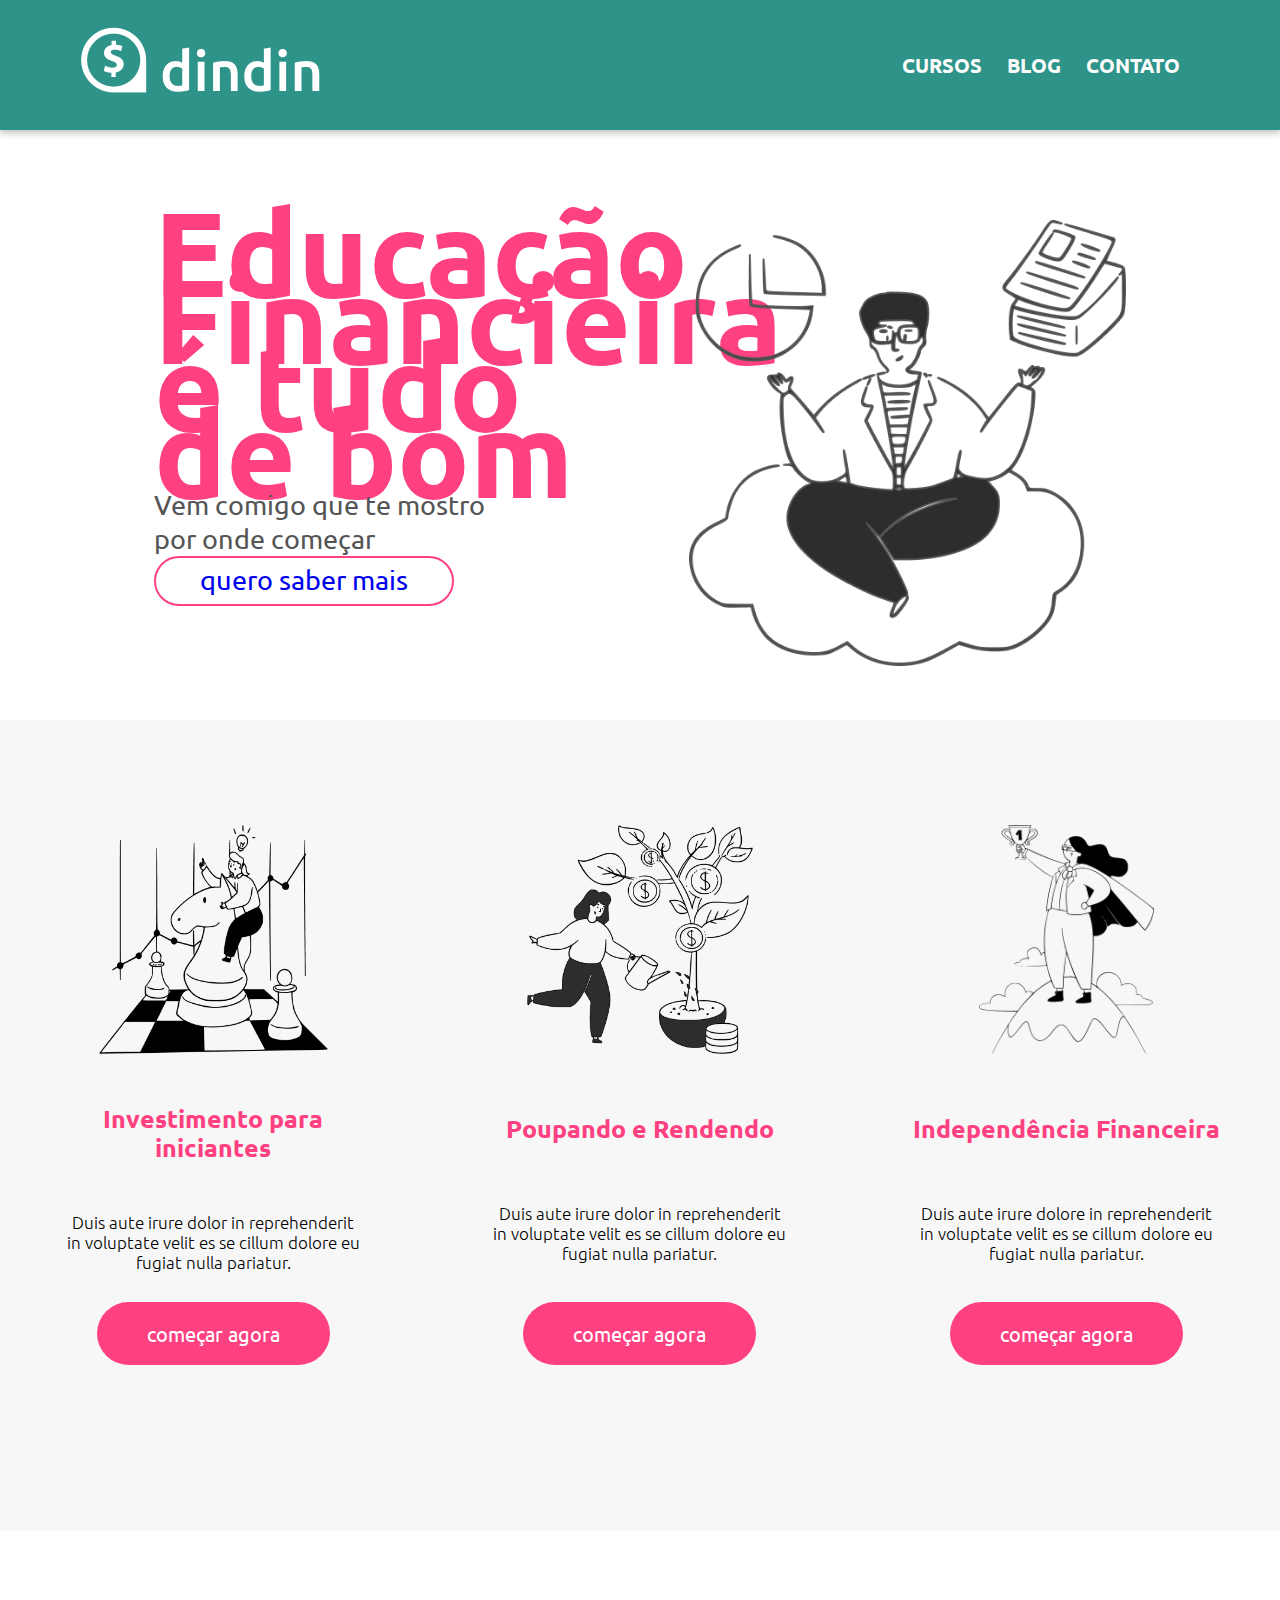
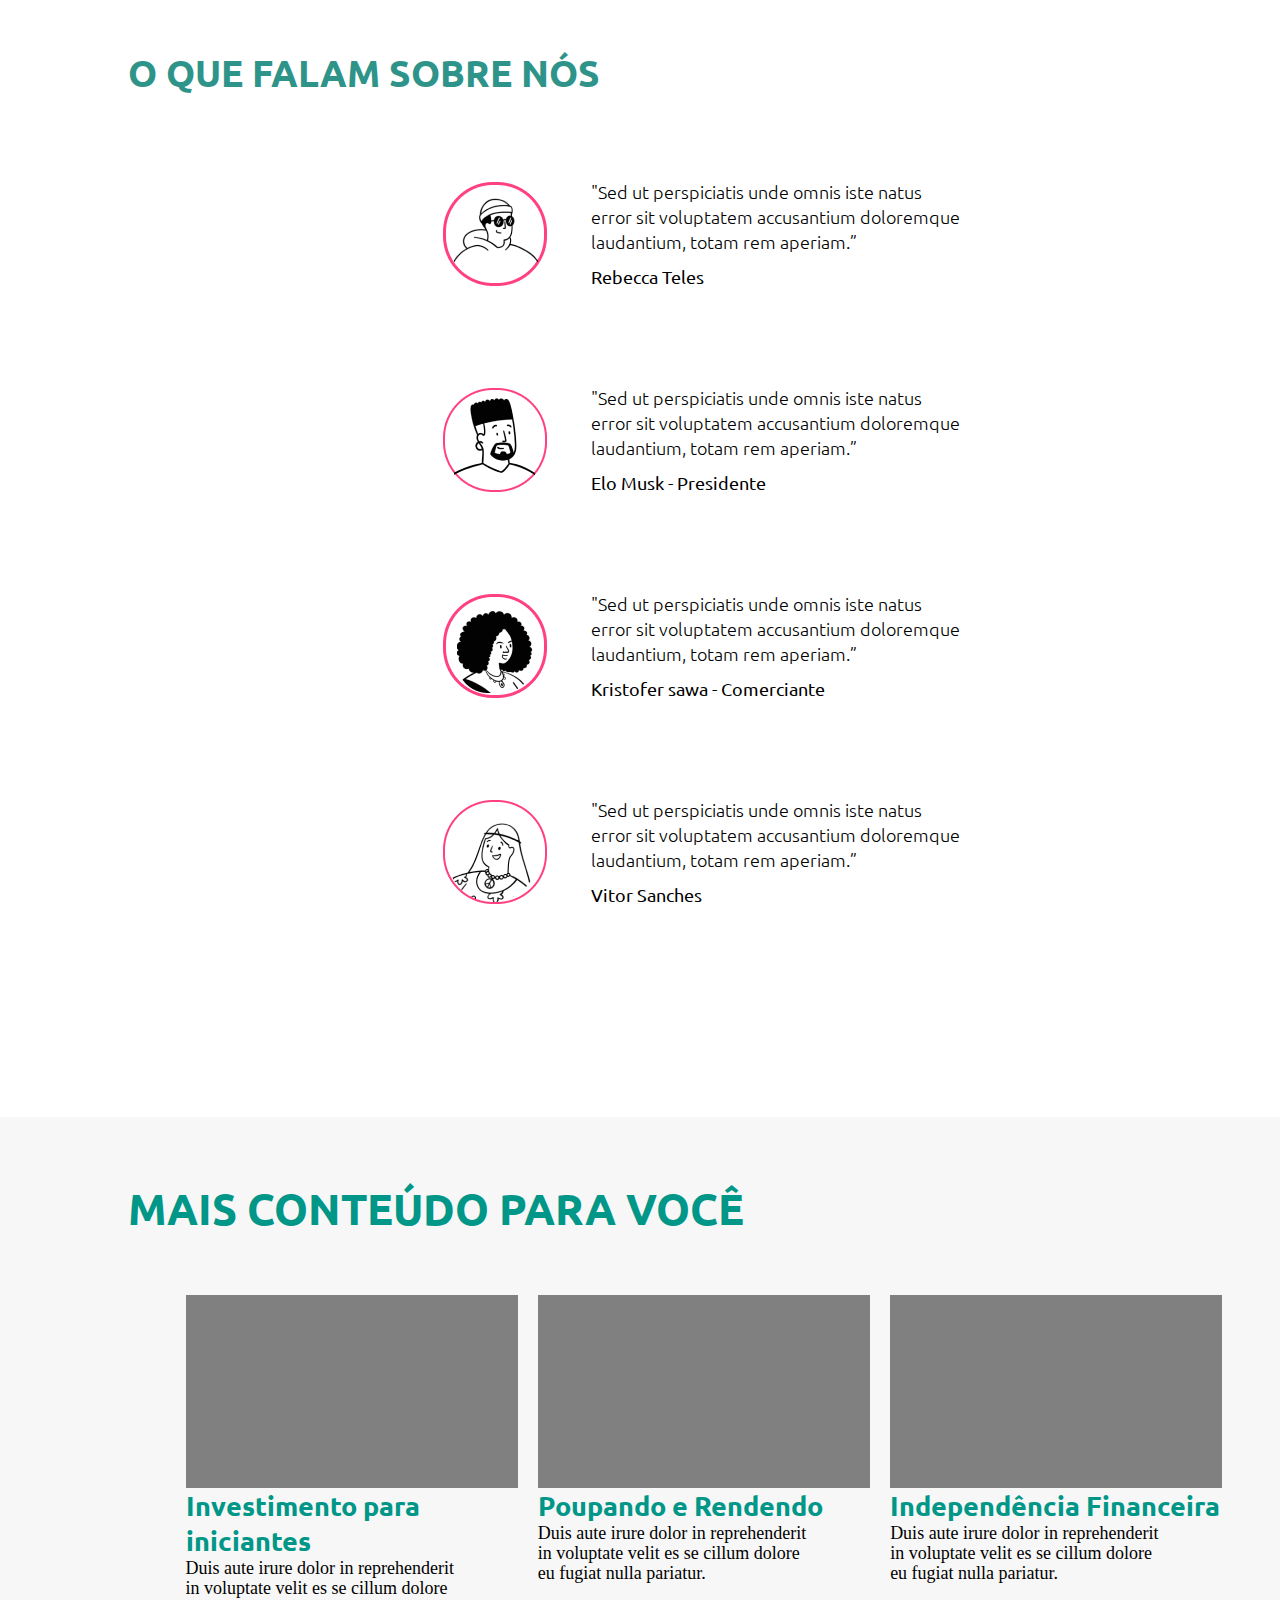
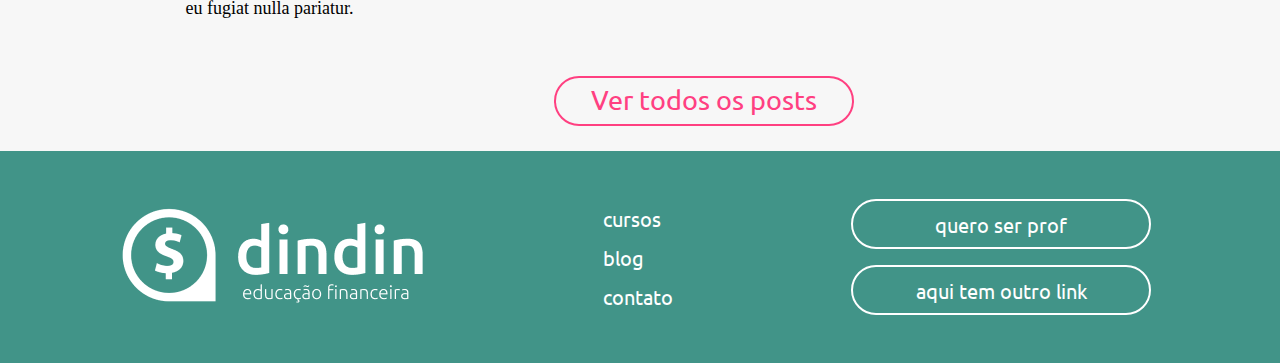
<file: index.html>
<!DOCTYPE html>
<html lang="en">

<head>
    <meta charset="UTF-8">
    <meta http-equiv="X-UA-Compatible" content="IE=edge">
    <meta name="viewport" content="width=device-width, initial-scale=1.0">
    <link rel="stylesheet" href="./css/completo.css">
    <link rel="stylesheet" href="./style.css">
    <link rel="preconnect" href="https://fonts.googleapis.com">
    <link rel="preconnect" href="https://fonts.gstatic.com" crossorigin>
    <link href="https://fonts.googleapis.com/css2?family=Ubuntu:wght@300;400;500;700&display=swap" rel="stylesheet">
    <title>dindin </title>
</head>

<!-- Menu -->
<section>
    <header>
        <div class="menu">
            <a href="./index.html"><img src="./dindin-imagens/logo-header.png" class="logo" alt="logoheader"></a>
            <nav>
                <ul class="listamenu">
                    <li><a href=./curso.html>CURSOS</a></li>
                    <li><a href=./maisconteudo.html>BLOG</a></li>
                    <li><a href=./contato.html>CONTATO</a></li>
                </ul>
            </nav>    
        </div>
    </header>


    <body>
        <!-- Banner -->
<!--         <div id="bannerprincipal">
            <div class="textobanner">
                <h1>Educação<br /> Financeira<br /> é tudo de bom</h1>
                <h2>Vem comigo que te mostro<br /> por onde começar</h2>
                <h3><button class="botaobranco"><a href="./curso.html">quero saber mais</a></button></h3>
            </div>
            <figure id="ilustra-banner"><img src="./dindin-imagens/ilustra-banner.png" alt="ilustração banner"></figure>
        </div> -->

        <section>
            <div class="banner">
                <div id="banner1">
                    <div id="titulo">
                        <h1>
                            Educação <br> Financieira <br> é tudo de bom
                        </h1>
                    </div>
                    <div id="banner_descricao">
                        <p>
                            Vem comigo que te mostro <br> por onde começar
                        </p>
                    </div>
                    <div class="banner_button">
                        <a href="./curso.html">quero saber mais</a>
                    </div>
                </div>
                <div id="banner2">
                    <img src="./dindin-imagens/ilustra-banner.png" alt="ilustração banner" id="home_img">
                </div>
        </section>
        <!--CURSOS -->
        <section>
            <div id="conhecacursospost">
                <div class="cardspost">
                    <div class="cardcursospost">
                        <img src="./dindin-imagens/ilustra-poupando.png" alt="ilustrapoupando">
                        <h3>Investimento para iniciantes</h3>
                        <p>Duis aute irure dolor in reprehenderit<br /> in voluptate velit es se cillum dolore eu fugiat
                            nulla
                            pariatur.</p>
                        <a href="./curso.html"><button class="botaorosa">começar agora</button></a>
                    </div>
                    <div class="cardcursospost">
                        <img src="./dindin-imagens/ilustra-investimento.png" alt="ilustrainvestimento">
                        <h3>Poupando e Rendendo</h3>
                        <p>Duis aute irure dolor in reprehenderit<br /> in voluptate velit es se cillum dolore eu fugiat
                            nulla
                            pariatur.</p>
                        <a href="./curso.html"><button class="botaorosa">começar agora</button></a>
                    </div>
                    <div class="cardcursospost">
                        <img id="indepfin" src="./dindin-imagens/ilustra-independencia.png" alt="ilustraindependencia">
                        <h3>Independência Financeira</h3>
                        <p>Duis aute irure dolore in reprehenderit<br /> in voluptate velit es se cillum dolore eu
                            fugiat nulla
                            pariatur.</p>
                        <a href="./curso.html"><button class="botaorosa">começar agora</button></a>
                    </div>
                </div>
            </div>
        </section>
        <!--DEPOIMENTOS-->
        <section>
            <div id="depoimentos">
                <h1>O QUE FALAM SOBRE NÓS</h1>
                <div id="depoimentos2">
                    <div>
                        <div class="depoimentos">
                            <figure class="depos"><img src="./dindin-imagens/icon-wally.png" alt="foto do Wally">
                            </figure>
                            <div>
                                <h2>"Sed ut perspiciatis unde omnis iste natus<br /> error sit voluptatem accusantium
                                    doloremque<br />laudantium, totam rem aperiam.”</h2>
                                <h3>Rebecca Teles</h3>
                            </div>
                        </div>
                        <div class="depoimentos">
                            <figure class="depos"><img src="./dindin-imagens/icon-jaden.png" alt="foto do Jaden">
                            </figure>
                            <div>
                                <h2>"Sed ut perspiciatis unde omnis iste natus<br /> error sit voluptatem accusantium
                                    doloremque<br />
                                    laudantium, totam rem aperiam.”<br /></h2>
                                <h3>Elo Musk - Presidente</h3>
                            </div>
                        </div>
                    </div>
                    <div>
                        <div class="depoimentos">
                            <figure class="depos"><img src="./dindin-imagens/icon-whoopi.png" alt="foto da Whoopi">
                            </figure>
                            <div>
                                <h2>"Sed ut perspiciatis unde omnis iste natus<br /> error sit voluptatem accusantium
                                    doloremque<br />
                                    laudantium, totam rem aperiam.”<br /></h2>
                                <h3>Kristofer sawa - Comerciante</h3>
                            </div>
                        </div>
                        <div class="depoimentos">
                            <figure class="depos"><img src="./dindin-imagens/icon-jane.png" alt="foto da Janis">
                            </figure>
                            <div>
                                <h2>"Sed ut perspiciatis unde omnis iste natus<br /> error sit voluptatem accusantium
                                    doloremque<br />
                                    laudantium, totam rem aperiam.”<br /></h2>
                                <h3>Vitor Sanches</h3>
                            </div>
                        </div>
                    </div>
                </div>
            </div>
        </section>
        <!-- post -->
        <section id="mais_conteudo">
            <div class="titulo_mais_conteudo">
                <h3>MAIS CONTEÚDO PARA VOCÊ</h3>
            </div>
            <div id="grid_mais_conteudo">
                <div class="conteudo1">
                    <div class="quadrado">

                    </div>
                    <p class="titulo_mais_conteudo_sub" id="titulo1">Investimento para iniciantes</p>
                    <p class="texto_mais_conteudo" id="texto1">Duis aute irure dolor in reprehenderit <br>in voluptate
                        velit es
                        se
                        cillum dolore <br>eu fugiat
                        nulla pariatur.</p>
                </div>
                <div class="conteudo2">
                    <div class="quadrado">

                    </div>
                    <p class="titulo_mais_conteudo_sub" id="titulo2">Poupando e Rendendo</p>
                    <p class="texto_mais_conteudo" id="texto2">Duis aute irure dolor in reprehenderit <br>in voluptate
                        velit es
                        se
                        cillum dolore <br>eu
                        fugiat nulla pariatur.</p>
                </div>
                <div class="conteudo3">
                    <div class="quadrado">

                    </div>
                    <p class="titulo_mais_conteudo_sub" id="titulo3">Independência Financeira</p>
                    <p class="texto_mais_conteudo" id="texto3">Duis aute irure dolor in reprehenderit <br>in voluptate
                        velit es
                        se
                        cillum dolore <br>eu
                        fugiat nulla pariatur.</p>
                </div>
            </div>
            <div class="ver_todos">
                <div class="botao_ver_todos_posts">
                    Ver todos os posts
                </div>
            </div>
        </section>

        <!-- footer -->
        <footer>
            <a href="./index.html"><img src="./dindin-imagens/logo-footer.png" class="logo" alt="logoheader"></a>
            <nav>
                <ul class="listaul">
                    <li class="listafooter"><a href=./curso.html>cursos</a></li>
                    <li class="listafooter"><a href=./maisconteudo.html>blog</a></li>
                    <li class="listafooter"><a href=./contato.html>contato</a></li>
                </ul>
            </nav>
            <div class="botoesfooter">
                <button class="botaofooter"><a href="https://www.gama.academy">quero ser prof</a></button>
                <button class="botaofooter"><a href="https://www.gama.academy">aqui tem outro link</a></button>
            </div>
        </footer>
        
    </body>

</html>
</file>
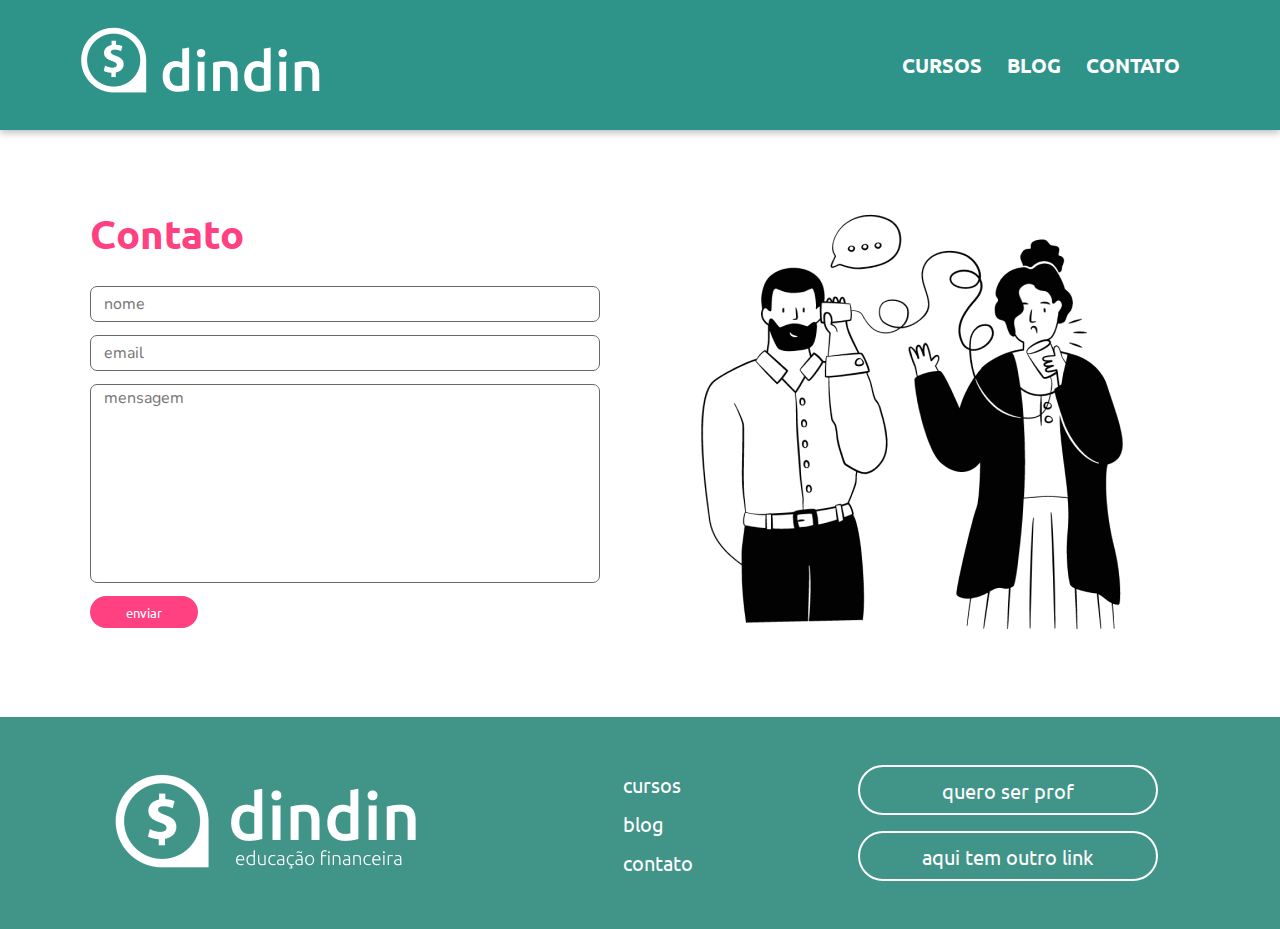
<file: contato.html>
<!DOCTYPE html>
<html lang="pt-br">

<head>
    <meta charset="UTF-8">
    <meta http-equiv="X-UA-Compatible" content="IE=edge">
    <meta name="viewport" content="width=device-width, initial-scale=1.0">
    <link rel="stylesheet" href="./style.css">
    <link rel="preconnect" href="https://fonts.googleapis.com">
    <link rel="preconnect" href="https://fonts.gstatic.com" crossorigin>
    <link
        href="https://fonts.googleapis.com/css2?family=Ubuntu:ital,wght@0,300;0,400;0,500;0,700;1,300;1,400;1,500;1,700&display=swap"
        rel="stylesheet">
    <link href="https://fonts.googleapis.com/css2?family=Nunito&display=swap" rel="stylesheet">
    <title>CONTATO</title>
</head>

<header>
    <div class="menu">
        <a href="./index.html"><img src="./dindin-imagens/logo-header.png" class="logo" alt="logoheader"></a>
        <nav>
            <ul class="listamenu">
                <li><a href=./curso.html>CURSOS</a></li>
                <li><a href=./maisconteudo.html>BLOG</a></li>
                <li><a href=./contato.html>CONTATO</a></li>
            </ul>
        </nav>
    </div>
</header>

<body>
    <div class="formcontato">
        <div class="colunacontato">
            <h1>Contato</h1>
            <form action="./contato.html" id="formcampos">
                <input type="text" id="camponome" placeholder="nome">
                <input type="text" id="campoemail" placeholder="email">
                <textarea id="campomensagem" placeholder="mensagem"></textarea>
                <button id="botaocontato">enviar</a></button>
            </form>
        </div>
        <div class="colunacontato">
            <img id="contatoimagem" src="./dindin-imagens/ilustra-contato.png" alt="imagemmcontato">
        </div>
    </div>
</body>
<footer>
    <a href="./index.html"><img src="./dindin-imagens/logo-footer.png" class="logo" alt="logoheader"></a>
    <nav>
        <ul class="listaul">
            <li class="listafooter"><a href=./curso.html>cursos</a></li>
            <li class="listafooter"><a href=./maisconteudo.html>blog</a></li>
            <li class="listafooter"><a href=./contato.html>contato</a></li>
        </ul>
    </nav>
    <div class="botoesfooter">
        <button class="botaofooter"><a href="https://www.gama.academy">quero ser prof</a></button>
        <button class="botaofooter"><a href="https://www.gama.academy">aqui tem outro link</a></button>
    </div>
</footer>

</html>
</file>
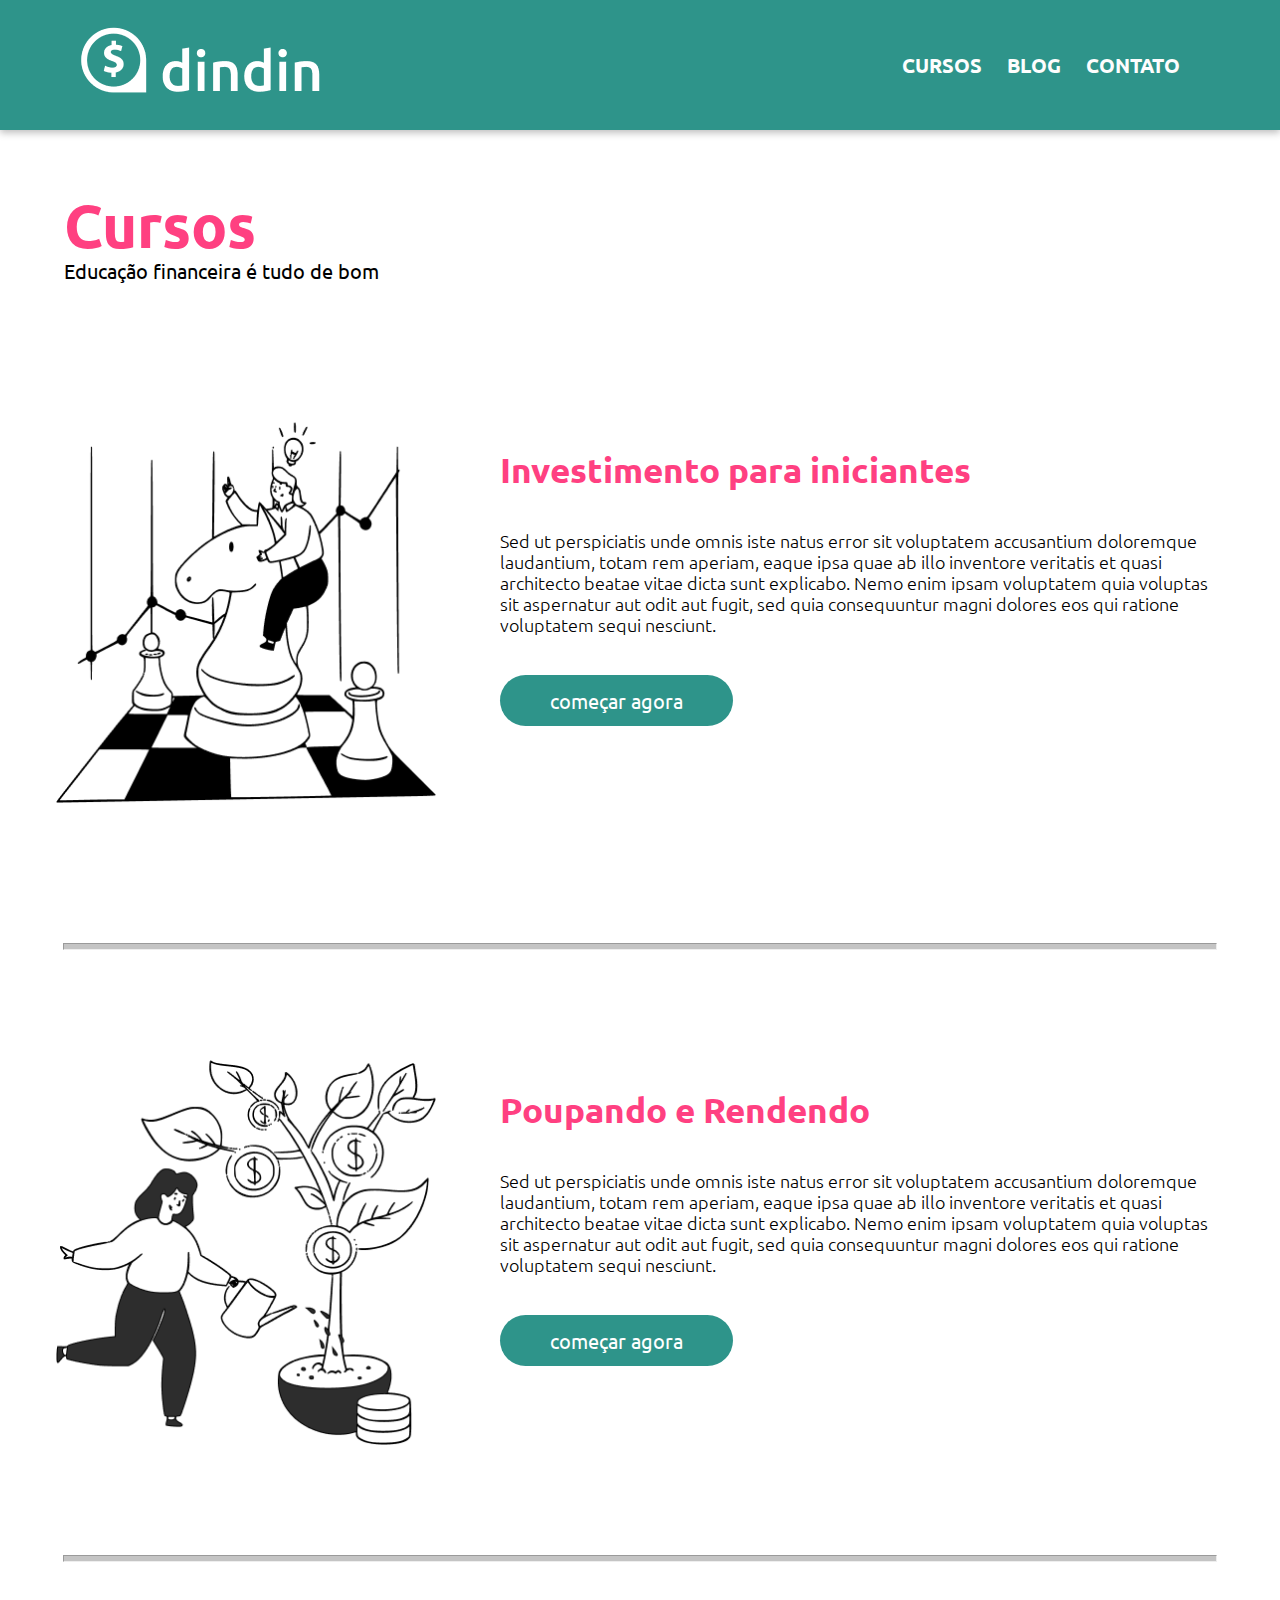
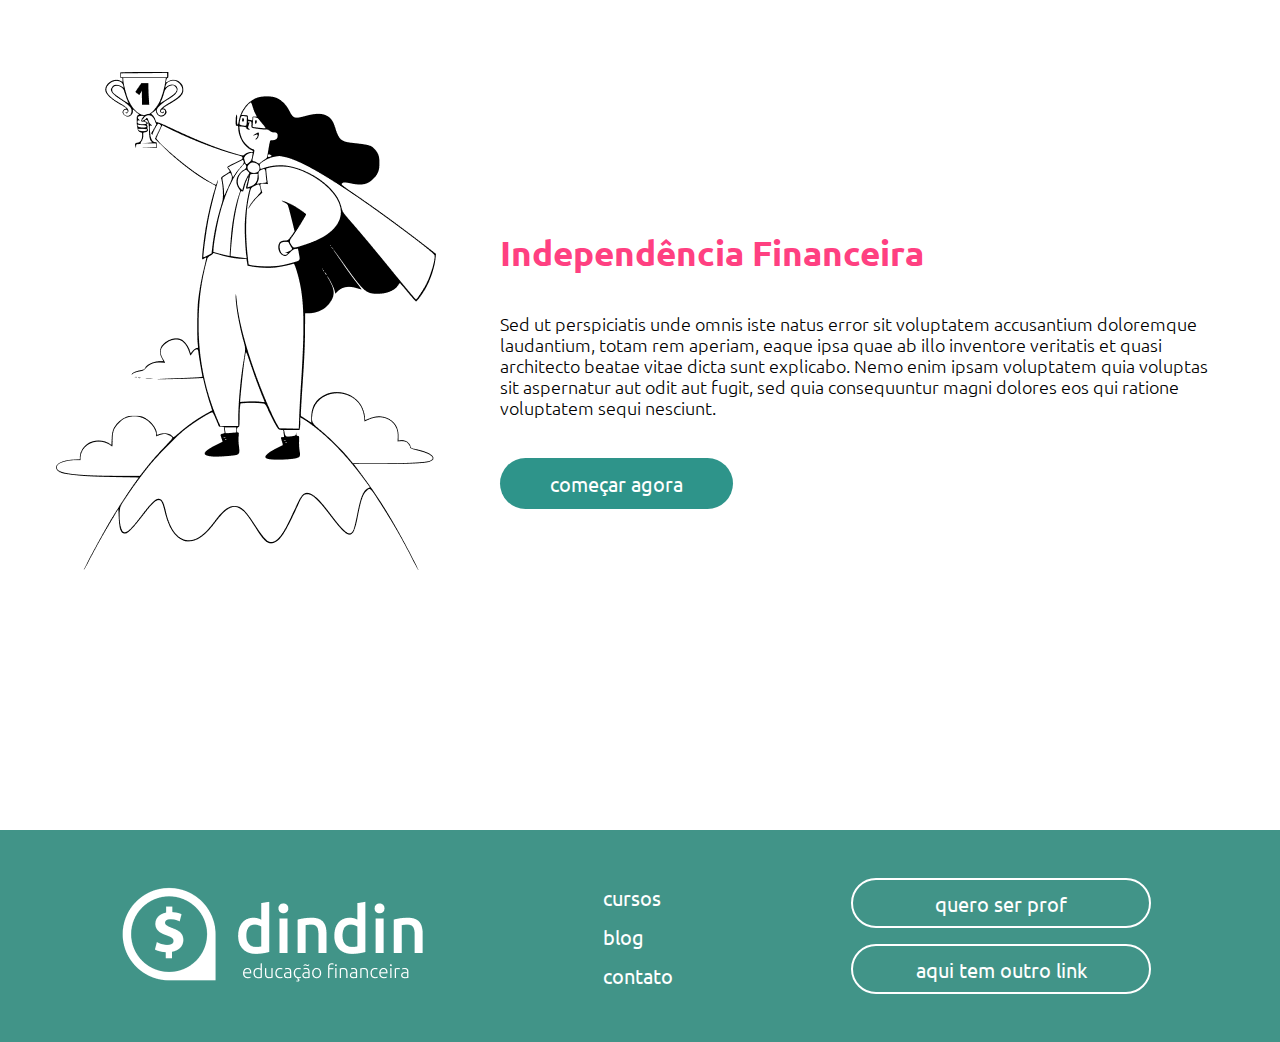
<file: curso.html>
<!DOCTYPE html>
<html lang="pt-br">

<head>
    <meta charset="UTF-8">
    <meta http-equiv="X-UA-Compatible" content="IE=edge">
    <meta name="viewport" content="width=device-width, initial-scale=1.0">
    <link rel="stylesheet" href="./style.css">
    <title>Cursos</title>
    <link rel="stylesheet" href="./style.css">
    <link rel="preconnect" href="https://fonts.googleapis.com">
    <link rel="preconnect" href="https://fonts.gstatic.com" crossorigin>
    <link href="https://fonts.googleapis.com/css2?family=Ubuntu:wght@300;400;500;700&display=swap" rel="stylesheet">

    <title>Cursos</title>
    <style>
        :root {
            --color-white: #fff;
            --color-dark: #2E948A;
            --color-dark2: #247970;
            --color-dark3: #FF4081;
            --color-black: #000000;
        }

        * {
            margin: 0;
            padding: 0;
            font-family: 'Ubuntu';
        }


        .menu {
            background: #2E948A;
            box-shadow: 0px 3px 7px rgba(0, 0, 0, 0.25);
            display: flex;
            justify-content: space-between;
            align-items: center;
            padding: 25px;
            padding-left: 80px;
            padding-right: 100px;
        }

        .listamenu {
            display: flex;
            list-style: none;
        }

        .logo:hover {
            opacity: 0.6;
        }


        .listamenu a {
            color: #FDFDFD;
            font-style: normal;
            font-weight: 700;
            font-size: 20px;
            line-height: 23px;
            padding-left: 25px;
            text-decoration: none;
        }

        .listamenu a:hover {
            color: #d1cdcd;
        }

        body {
            background-color: var(--color-white);
            color: var(--color-white);
        }

        .content {
            padding-top: 60px;
            padding-left: 5%;
        }

        .content h1 {
            color: var(--color-dark3);
            font-weight: 700;
            font-size: 60px;
            line-height: 69px;
            width: 236px;
            height: 69px;
            left: 82px;
            top: 150px;

        }

        .p1 {
            color: #000000;
            font-weight: 400;
            font-size: 20px;
            line-height: 23px;
            width: 317px;
            height: 23px;
            left: 82px;
            top: 40px;

        }

        #cardcursos {
            display: flex;
            justify-content: center;
            padding-top: 40px;
            padding-bottom: 40px;
            flex-wrap: wrap;
        }

        #conteudocurso {
            display: flex;
            flex-direction: column;
            justify-content: center;
            padding-left: 5%;
            width: 724px;
            flex-wrap: wrap;

        }

        .img_imagem1 {
            width: 380px;
            height: 381px;
            padding-top: 100px;
            padding-bottom: 100px;
        }

        .titulo h2 {
            color: var(--color-dark3);
            font-weight: 700;
            font-size: 35px;
            line-height: 40px;
        }

        .p2 {
            color: var(--color-black);
            width: 724px;
            height: 105px;
            left: 545px;
            top: 483px;
            font-weight: 300;
            font-size: 18px;
            line-height: 21px;
            padding-top: 30px;
            padding-bottom: 30px;
            padding-top: 40px;
            padding-bottom: 40px;
        }

        .btn {
            width: 233px;
            height: 51px;
            left: 545px;
            top: 641px;
            border: none;
            border-radius: 62px;
            font-weight: 400;
            font-size: 20px;
            line-height: 23px;
            text-align: center;
            color: #FFFFFF;
            padding: 4px;
            color: var(--color-white);
            background-color: var(--color-dark);
            text-transform: lowercase;
            margin-bottom: 50px;
        }

        .btn:hover {
            background-color: #30655d;
        }

        #linkcurso {
            text-decoration: none;
            color: #FFFFFF;
        }


        #btn3 {
            margin-bottom: 150px;
        }

        .img_imagem2 {
            width: 380px;
            height: 385px;
            padding-top: 70px;
            padding-bottom: 70px;
        }

        .img_imagem3 {
            width: 380px;
            height: 498px;
            padding-top: 70px;
            padding-bottom: 70px;
            margin-bottom: 150px;
        }

        .linha {
            display: flex;
            justify-content: center;
        }

        hr {
            width: 90%;
            height: 5px;
            left: 98px;
            top: 1424px;
            background: #C4C4C4;

        }

        footer {
            background: #419488;
            display: flex;
            justify-content: space-around;
            align-items: center;
            padding: 40px;
        }

        .listafooter {
            list-style: none;
            padding: 8px;
        }


        .listafooter a {
            text-decoration: none;
            font-weight: 400;
            font-size: 20px;
            line-height: 23px;
            color: #FFFFFF;
        }

        .listafooter a:hover {
            color: #d1cdcd;
        }

        .botoesfooter {
            display: flex;
            flex-direction: column;
        }

        .botaofooter {
            box-sizing: border-box;
            border: 2px solid #FFFFFF;
            border-radius: 62px;
            font-style: normal;
            font-weight: 400;
            font-size: 20px;
            line-height: 23px;
            text-align: center;
            width: 300px;
            height: 50px;
            margin: 8px;
            color: #FFFFFF;
            background-color: #419488;
            cursor: pointer;
        }

        .botaofooter a {
            text-decoration: none;
            color: #FFFFFF;
        }

        .botaofooter:hover {
            background-color: #30655d;
        }

        @media only screen and (max-width:835px) {
            .logo {
                width: 150px;
            }

            .listamenu a {
                font-weight: 500;
                font-size: 18px;

            }

            .menu {
                padding: 15px;
                padding-left: 20px;
                padding-right: 20px;
            }

            #conteudocurso {
                align-items: center;
                text-align: center;
            }

            .img_imagem3 {
                padding-bottom: 40px;
                margin-bottom: 40px;
            }

            .p2 {
                width: 530px;
            }

            .botaofooter {
                font-size: 18px;
                width: 200px;

            }
        }

        @media only screen and (max-width:568px) {
            .logo {
                width: 90px;
            }

            .menu {
                padding: 10px;
                padding-left: 10px;
                padding-right: 10px;
            }

            .listamenu a {
                font-weight: 500;
                font-size: 13px;
                padding-left: 10px;
                line-height: 0px;
            }

            .content {
                padding-top: 30px;
                padding-left: 5%;
            }

            .content h1 {
                font-size: 40px;
            }

            .p1 {
                font-size: 18px;
            }


            #conteudocurso {
                padding-left: 0%;
                width: 320px;
                align-items: center;
            }

            .img_imagem1 {
                width: 300px;
                height: 301px;
                padding-top: 30px;
                padding-bottom: 40px;
            }

            .titulo h2 {
                font-size: 20px;
            }

            .p2 {
                width: 300px;
                height: 180px;
                font-size: 12px;
                padding-top: 10px;
                padding-bottom: 20px;
                text-align: center;
            }

            .btn {
                width: 170px;
                height: 41px;
                font-size: 15px;
                line-height: 23px;
                text-align: center;
                margin-bottom: 10px;
            }


            .img_imagem2 {
                width: 300px;
                height: 300px;
                padding-top: 30px;
                padding-bottom: 40px;
            }

            .img_imagem3 {
                width: 280px;
                height: 367px;
                padding-top: 30px;
                padding-bottom: 20px;
            }


            hr {
                height: 3px;
            }


            footer {
                padding: 5px;
                padding-top: 15px;
                padding-bottom: 15px;
            }

            .listafooter {
                padding: 0px;

            }

            .listaul {
                padding-left: 0px;
            }

            .listafooter a {
                font-size: 11px;
                line-height: 23px;
            }

            .botaofooter {
                font-size: 12px;
                line-height: 0px;
                width: 120px;
                height: 25px;
                margin: 4px;
            }

      }
    </style>
</head>
<header>
    <div class="menu">
        <a href="./index.html"><img src="./dindin-imagens/logo-header.png" class="logo" alt="logoheader"></a>
        <nav>
            <ul class="listamenu">
                <li><a href=./curso.html>CURSOS</a></li>
                <li><a href=./maisconteudo.html>BLOG</a></li>
                <li><a href=./contato.html>CONTATO</a></li>
            </ul>
        </nav>    
    </div>
</header>

<body>
    <div class="content">
        <h1>Cursos</h1>
        <div class="p1">
            <p>Educação financeira é tudo de bom</p>
        </div>
    </div>
    <div id="cardcursos">
        <img src="./dindin-imagens/ilustra-poupando.png" class="img_imagem1" alt="imagem">
        <div id="conteudocurso">
            <div class="titulo">
                <h2>Investimento para iniciantes</h2>
            </div>
            <p class="p2">
                Sed ut perspiciatis unde omnis iste natus error sit voluptatem accusantium doloremque laudantium, totam
                rem
                aperiam, eaque ipsa quae ab illo inventore veritatis et quasi architecto beatae vitae dicta sunt
                explicabo. Nemo
                enim ipsam voluptatem quia voluptas sit aspernatur aut odit aut fugit, sed quia consequuntur magni
                dolores eos
                qui ratione voluptatem sequi nesciunt.
            </p>
            <button class="btn"><a id="linkcurso" href="./CURSOINVPARAINICIANTES.html">COMEÇAR AGORA</button></a>
        </div>
    </div>
    <div class="linha">
        <hr>
    </div>
    <div id="cardcursos">
        <img src="./dindin-imagens/ilustra-investimento.png" class="img_imagem2" alt="imagem">
        <div id="conteudocurso">
            <div class="titulo">
                <h2>Poupando e Rendendo</h2>
            </div>
            <p class="p2">
                Sed ut perspiciatis unde omnis iste natus error sit voluptatem accusantium doloremque laudantium, totam
                rem
                aperiam, eaque ipsa quae ab illo inventore veritatis et quasi architecto beatae vitae dicta sunt
                explicabo. Nemo
                enim ipsam voluptatem quia voluptas sit aspernatur aut odit aut fugit, sed quia consequuntur magni
                dolores eos
                qui ratione voluptatem sequi nesciunt.
            </p>
            <button class="btn"><a id="linkcurso" href="./CURSOINVPARAINICIANTES.html">COMEÇAR AGORA</button></a>
        </div>
    </div>
    <div class="linha">
        <hr>
    </div>
    <div id="cardcursos">
        <img src="./dindin-imagens/ilustra-independencia.png" class="img_imagem3" alt="imagem">
        <div id="conteudocurso">
            <div class="titulo">
                <h2>Independência Financeira</h2>
            </div>
            <p class="p2">
                Sed ut perspiciatis unde omnis iste natus error sit voluptatem accusantium doloremque laudantium, totam
                rem
                aperiam, eaque ipsa quae ab illo inventore veritatis et quasi architecto beatae vitae dicta sunt
                explicabo. Nemo
                enim ipsam voluptatem quia voluptas sit aspernatur aut odit aut fugit, sed quia consequuntur magni
                dolores eos
                qui ratione voluptatem sequi nesciunt.
            </p>
            <button class="btn"><a id="linkcurso" href="./CURSOINVPARAINICIANTES.html">COMEÇAR AGORA</button></a>
        </div>
    </div>
</body>
<footer>
    <a href="./index.html"><img src="./dindin-imagens/logo-footer.png" class="logo" alt="logoheader"></a>
    <nav>
        <ul class="listaul">
            <li class="listafooter"><a href=./curso.html>cursos</a></li>
            <li class="listafooter"><a href=./maisconteudo.html>blog</a></li>
            <li class="listafooter"><a href=./contato.html>contato</a></li>
        </ul>
    </nav>
    <div class="botoesfooter">
        <button class="botaofooter"><a href="https://www.gama.academy">quero ser prof</a></button>
        <button class="botaofooter"><a href="https://www.gama.academy">aqui tem outro link</a></button>
    </div>
</footer>

</html>
</file>
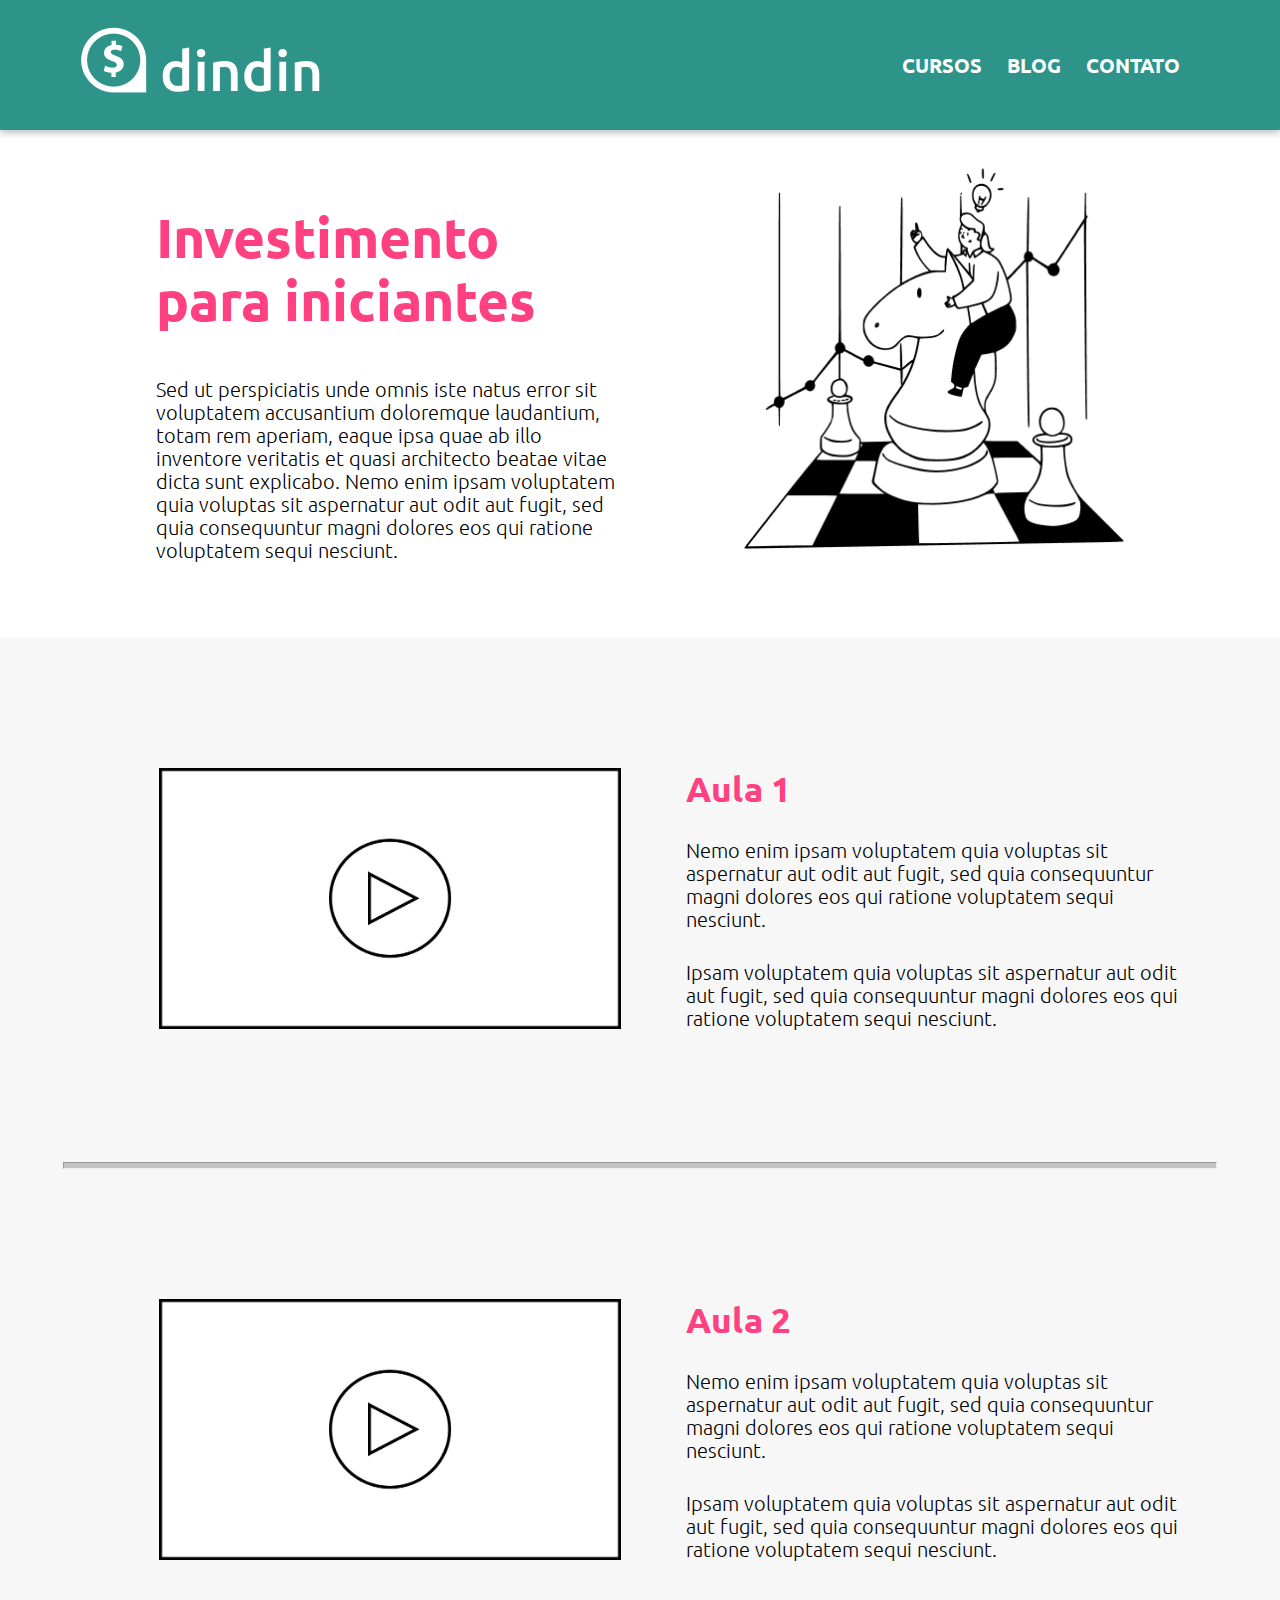
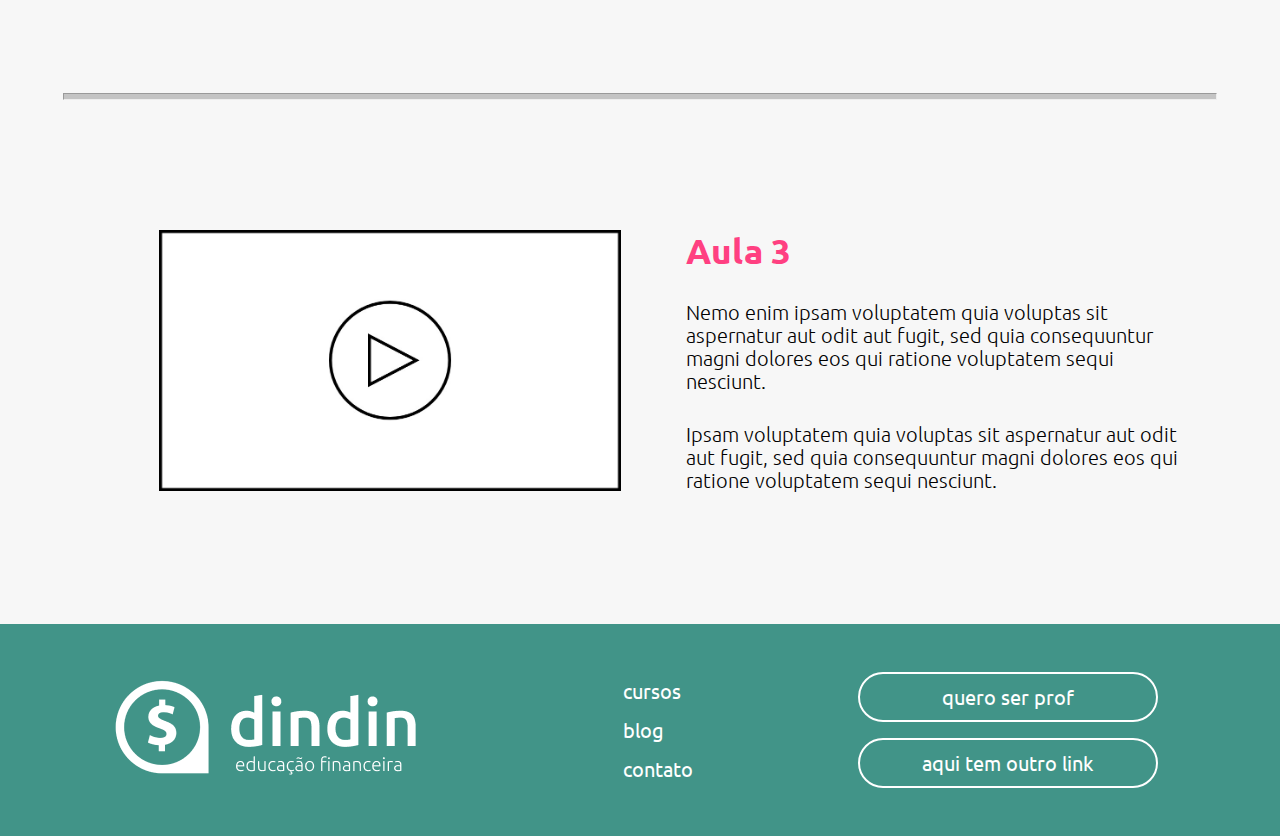
<file: investimento.html>
<!DOCTYPE html>
<html lang="pt-br">

<head>
    <meta charset="UTF-8">
    <meta http-equiv="X-UA-Compatible" content="IE=edge">
    <meta name="viewport" content="width=device-width, initial-scale=1.0">
    <link rel="stylesheet" href="./style.css">
    <link rel="preconnect" href="https://fonts.googleapis.com">
    <link rel="preconnect" href="https://fonts.gstatic.com" crossorigin>
    <link
        href="https://fonts.googleapis.com/css2?family=Ubuntu:ital,wght@0,300;0,400;0,500;0,700;1,300;1,400;1,500;1,700&display=swap"
        rel="stylesheet">
    <title>CURSO PARA INICIANTES</title>
</head>
<header>
    <div class="menu">
        <a href="./index.html"><img src="./dindin-imagens/logo-header.png" class="logo" alt="logoheader"></a>
        <nav>
            <ul class="listamenu">
                <li><a href=./curso.html>CURSOS</a></li>
                <li><a href=./maisconteudo.html>BLOG</a></li>
                <li><a href=./contato.html>CONTATO</a></li>
            </ul>
        </nav>
    </div>
</header>

<body>
    <div id="cabecalhocursoiniciante">
        <div class="introducaocursoiniciante">
            <h1>Investimento para iniciantes</h1>
            <h2>Sed ut perspiciatis unde omnis iste natus error sit voluptatem accusantium doloremque laudantium, totam
                rem aperiam, eaque ipsa quae ab illo inventore veritatis et quasi architecto beatae vitae dicta sunt
                explicabo. Nemo enim ipsam voluptatem quia voluptas sit aspernatur aut odit aut fugit, sed quia
                consequuntur magni dolores eos qui ratione voluptatem sequi nesciunt. </h2>
        </div>
        <img id="ilustrainiciantecurso" src="./dindin-imagens/ilustra-poupando.png" alt="ilustra">
    </div>
    <div class="corpocursoiniciante">
        <div class="aulainiciante">
            <a href="https://www.youtube.com/watch?v=lsxBlQWNdUQ" target="_blank"><img class="imagemvideo"
                    src="./dindin-imagens/video.jpg" alt="video"></a>
            <div>
                <h3>Aula 1</h3>
                <p>Nemo enim ipsam voluptatem quia voluptas sit aspernatur aut odit aut fugit, sed quia consequuntur
                    magni dolores eos qui ratione voluptatem sequi nesciunt.</p>
                <p>Ipsam voluptatem quia voluptas sit aspernatur aut odit aut fugit, sed quia consequuntur magni dolores
                    eos qui ratione voluptatem sequi nesciunt.</p>
            </div>
        </div>
        <div class="linha">
            <hr>
        </div>
        <div class="aulainiciante">
            <a href="https://www.youtube.com/watch?v=lsxBlQWNdUQ" target="_blank"><img class="imagemvideo"
                    src="./dindin-imagens/video.jpg" alt="video"></a>
            <div>
                <h3>Aula 2</h3>
                <p>Nemo enim ipsam voluptatem quia voluptas sit aspernatur aut odit aut fugit, sed quia consequuntur
                    magni dolores eos qui ratione voluptatem sequi nesciunt.</p>
                <p>Ipsam voluptatem quia voluptas sit aspernatur aut odit aut fugit, sed quia consequuntur magni dolores
                    eos qui ratione voluptatem sequi nesciunt.</p>
            </div>
        </div>
        <div class="linha">
            <hr>
        </div>
        <div class="aulainiciante">
            <a href="https://www.youtube.com/watch?v=lsxBlQWNdUQ" target="_blank"><img class="imagemvideo"
                    src="./dindin-imagens/video.jpg" alt="video"></a>
            <div>
                <h3>Aula 3</h3>
                <p>Nemo enim ipsam voluptatem quia voluptas sit aspernatur aut odit aut fugit, sed quia consequuntur
                    magni dolores eos qui ratione voluptatem sequi nesciunt.</p>
                <p>Ipsam voluptatem quia voluptas sit aspernatur aut odit aut fugit, sed quia consequuntur magni dolores
                    eos qui ratione voluptatem sequi nesciunt.</p>
            </div>
        </div>
    </div>

</body>
<footer>
    <a href="./index.html"><img src="./dindin-imagens/logo-footer.png" class="logo" alt="logoheader"></a>
    <nav>
        <ul class="listaul">
            <li class="listafooter"><a href=./curso.html>cursos</a></li>
            <li class="listafooter"><a href=./maisconteudo.html>blog</a></li>
            <li class="listafooter"><a href=./contato.html>contato</a></li>
        </ul>
    </nav>
    <div class="botoesfooter">
        <button class="botaofooter"><a href="https://www.gama.academy">quero ser prof</a></button>
        <button class="botaofooter"><a href="https://www.gama.academy">aqui tem outro link</a></button>
    </div>
</footer>

</html>
</file>
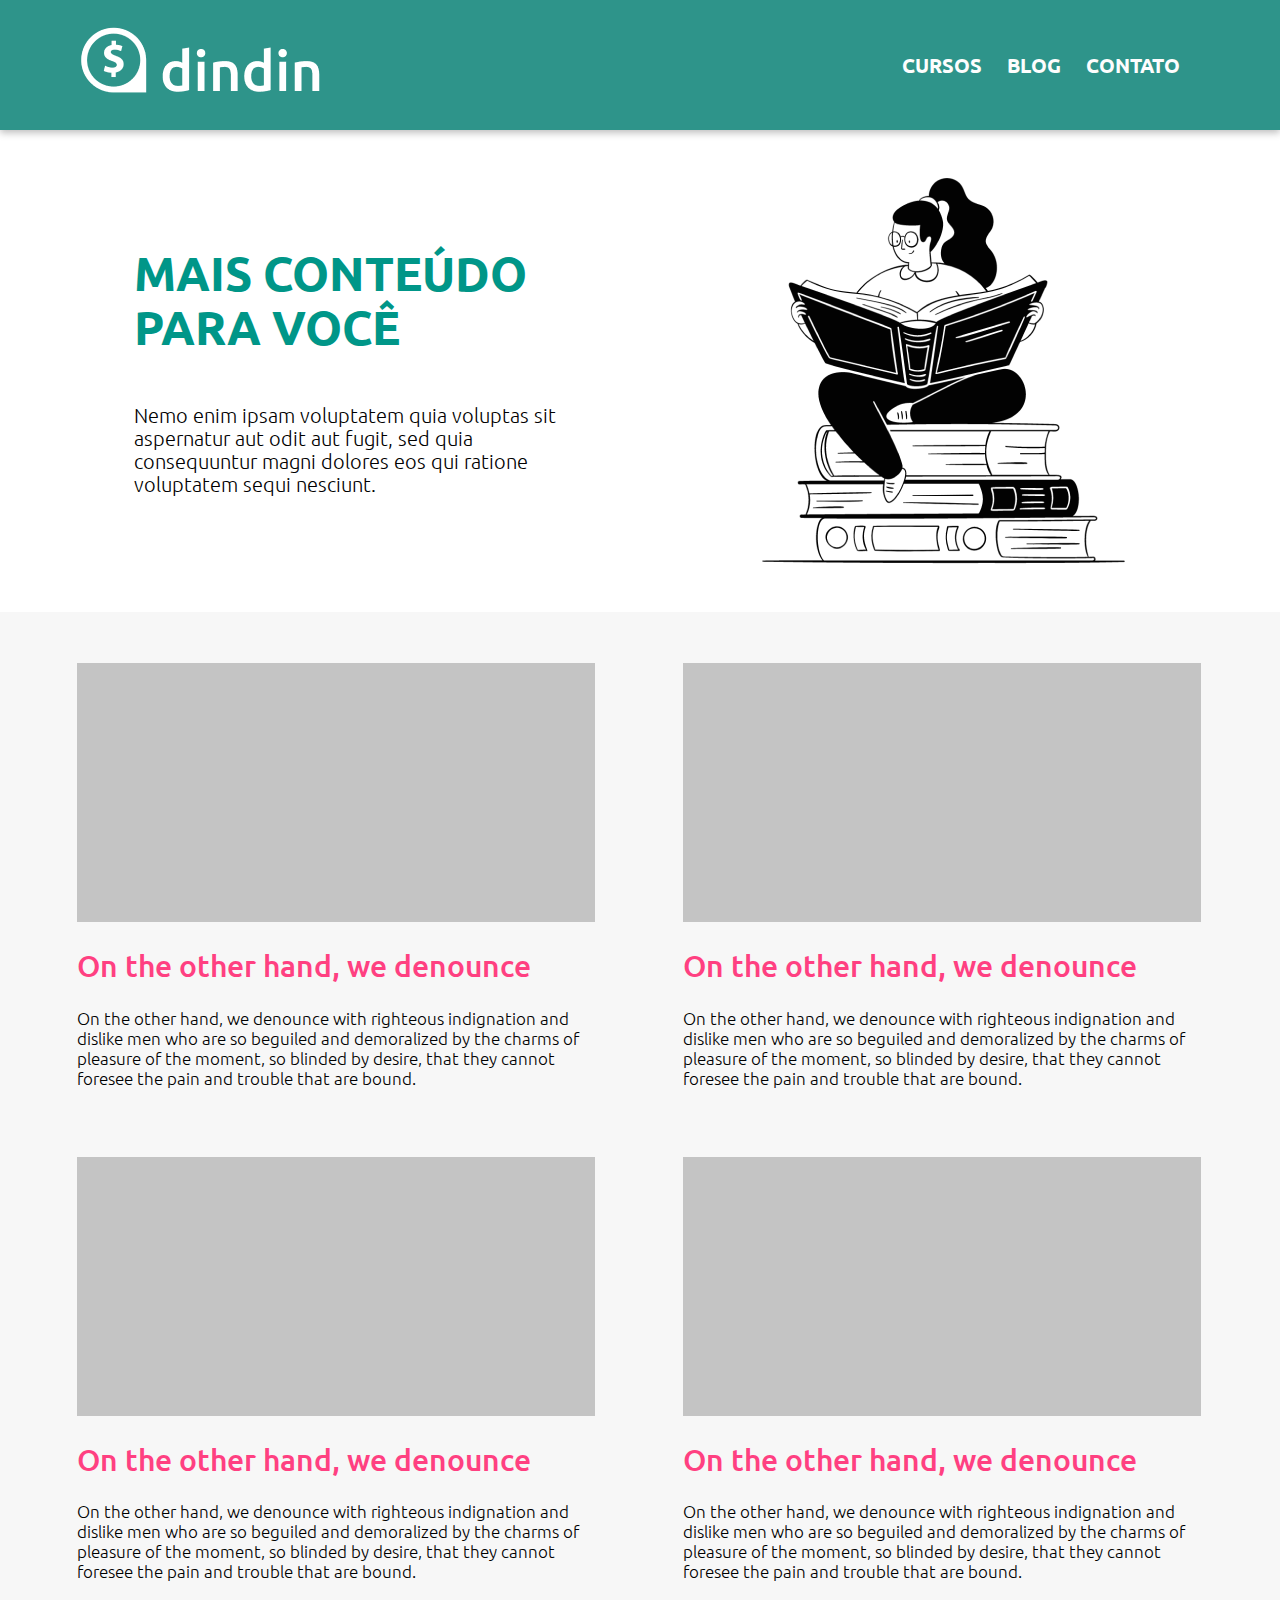
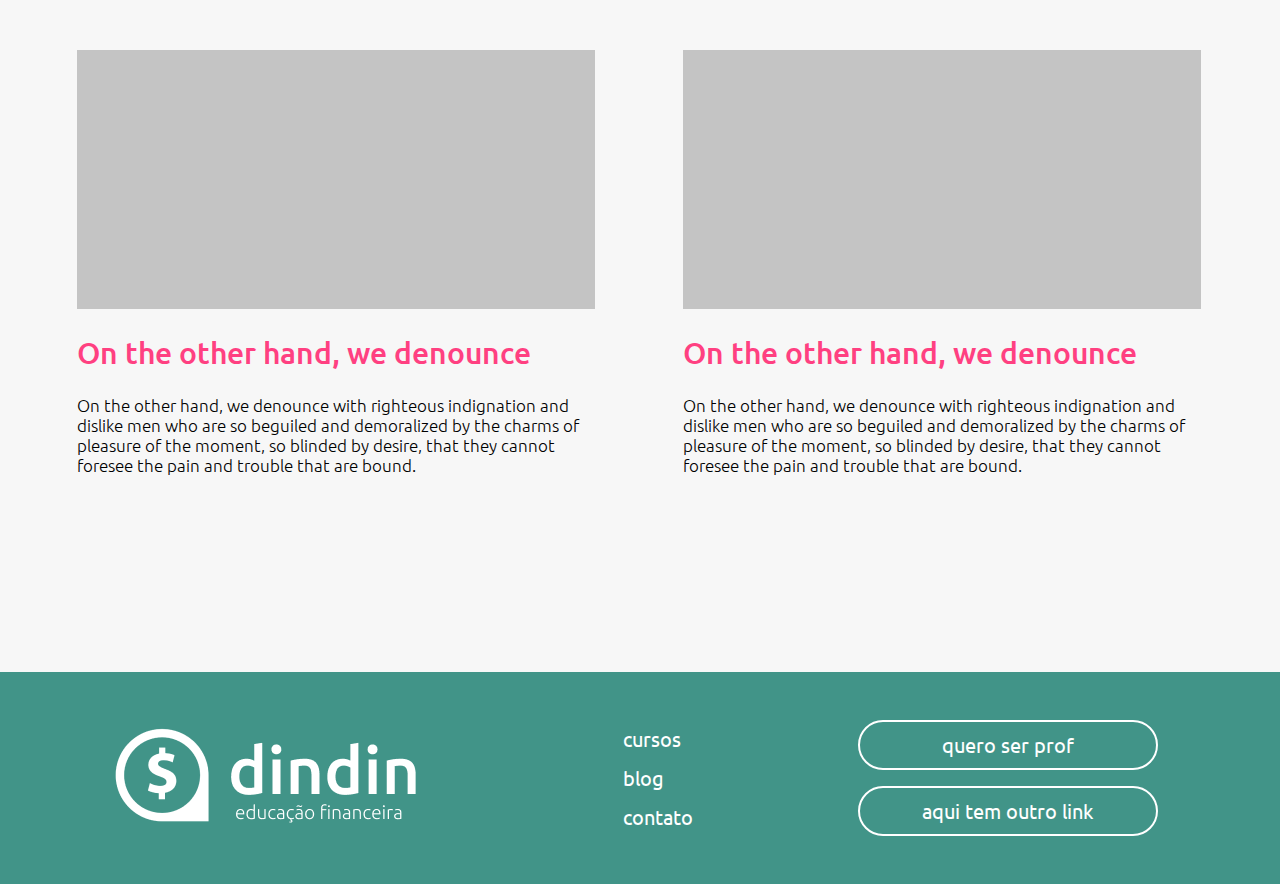
<file: maisconteudo.html>
<!DOCTYPE html>
<html lang="pt-br">
<head>
    <meta charset="UTF-8">
    <meta http-equiv="X-UA-Compatible" content="IE=edge">
    <meta name="viewport" content="width=device-width, initial-scale=1.0">
    <link rel="stylesheet" href="./style.css">
    <link rel="preconnect" href="https://fonts.googleapis.com">
    <link rel="preconnect" href="https://fonts.gstatic.com" crossorigin>
    <link href="https://fonts.googleapis.com/css2?family=Ubuntu:ital,wght@0,300;0,400;0,500;0,700;1,300;1,400;1,500;1,700&display=swap" rel="stylesheet">
    <title>BLOG</title>
</head>
<header>
    <div class="menu">
        <a href="./index.html"><img src="./dindin-imagens/logo-header.png" class="logo" alt="logoheader"></a>
        <nav>
            <ul class="listamenu">
                <li><a href=./curso.html>CURSOS</a></li>
                <li><a href=./maisconteudo.html>BLOG</a></li>
                <li><a href=./contato.html>CONTATO</a></li>
            </ul>
        </nav>    
    </div>
</header>

<body>
    <div id="cabecalhoblog"> 
        <div class="introducaoblog">
            <h1>MAIS CONTEÚDO PARA VOCÊ</h1>
            <h2>Nemo enim ipsam voluptatem quia voluptas sit aspernatur aut odit aut fugit, sed quia consequuntur magni dolores eos qui ratione voluptatem sequi nesciunt. </h2>
        </div>
        <img id="ilustrablog" src="./dindin-imagens/ilustra-blog.png" alt="ilustra">
    </div>
    <div class="corpoblog">
        <div class="coluna">
            <div class="noticia">
                <a id="linkpost" href="./maisconteudo.html">
                    <div class="retangulo"></div>
                    <h3>On the other hand, we denounce</h3>
                </a>
                <p>On the other hand, we denounce with righteous indignation and dislike men who are so beguiled and demoralized by the charms of pleasure of the moment, so blinded by desire, that they cannot foresee the pain and trouble that are bound.</p>
            </div>
            <div class="noticia">
                <a id="linkpost" href="./maisconteudo.html">
                    <div class="retangulo"></div>
                    <h3>On the other hand, we denounce</h3>
                </a>
                <p>On the other hand, we denounce with righteous indignation and dislike men who are so beguiled and demoralized by the charms of pleasure of the moment, so blinded by desire, that they cannot foresee the pain and trouble that are bound.</p>
            </div>
            <div class="noticia">
                <a id="linkpost" href="./maisconteudo.html">
                    <div class="retangulo"></div>
                    <h3>On the other hand, we denounce</h3>
                </a>
                <p>On the other hand, we denounce with righteous indignation and dislike men who are so beguiled and demoralized by the charms of pleasure of the moment, so blinded by desire, that they cannot foresee the pain and trouble that are bound.</p>
            </div>
        </div>
        <div class="coluna">
            <div class="noticia">
                <a id="linkpost" href="./maisconteudo.html">
                    <div class="retangulo"></div>
                    <h3>On the other hand, we denounce</h3>
                </a>
                <p>On the other hand, we denounce with righteous indignation and dislike men who are so beguiled and demoralized by the charms of pleasure of the moment, so blinded by desire, that they cannot foresee the pain and trouble that are bound.</p>
            </div>
            <div class="noticia">
                <a id="linkpost" href="./maisconteudo.html">
                    <div class="retangulo"></div>
                    <h3>On the other hand, we denounce</h3>
                </a>
                <p>On the other hand, we denounce with righteous indignation and dislike men who are so beguiled and demoralized by the charms of pleasure of the moment, so blinded by desire, that they cannot foresee the pain and trouble that are bound.</p>
            </div>
            <div class="noticia">
                <a id="linkpost" href="./maisconteudo.html">
                    <div class="retangulo"></div>
                    <h3>On the other hand, we denounce</h3>
                </a>
                <p>On the other hand, we denounce with righteous indignation and dislike men who are so beguiled and demoralized by the charms of pleasure of the moment, so blinded by desire, that they cannot foresee the pain and trouble that are bound.</p>
            </div>
        </div>
    </div>

</body>
<footer>
    <a href="./index.html"><img src="./dindin-imagens/logo-footer.png" class="logo" alt="logoheader"></a>
    <nav>
        <ul class="listaul">
            <li class="listafooter"><a href=./curso.html>cursos</a></li>
            <li class="listafooter"><a href=./maisconteudo.html>blog</a></li>
            <li class="listafooter"><a href=./contato.html>contato</a></li>
        </ul>
    </nav>
    <div class="botoesfooter">
        <button class="botaofooter"><a href="https://www.gama.academy">quero ser prof</a></button>
        <button class="botaofooter"><a href="https://www.gama.academy">aqui tem outro link</a></button>
    </div>
</footer>

</html>
</file>
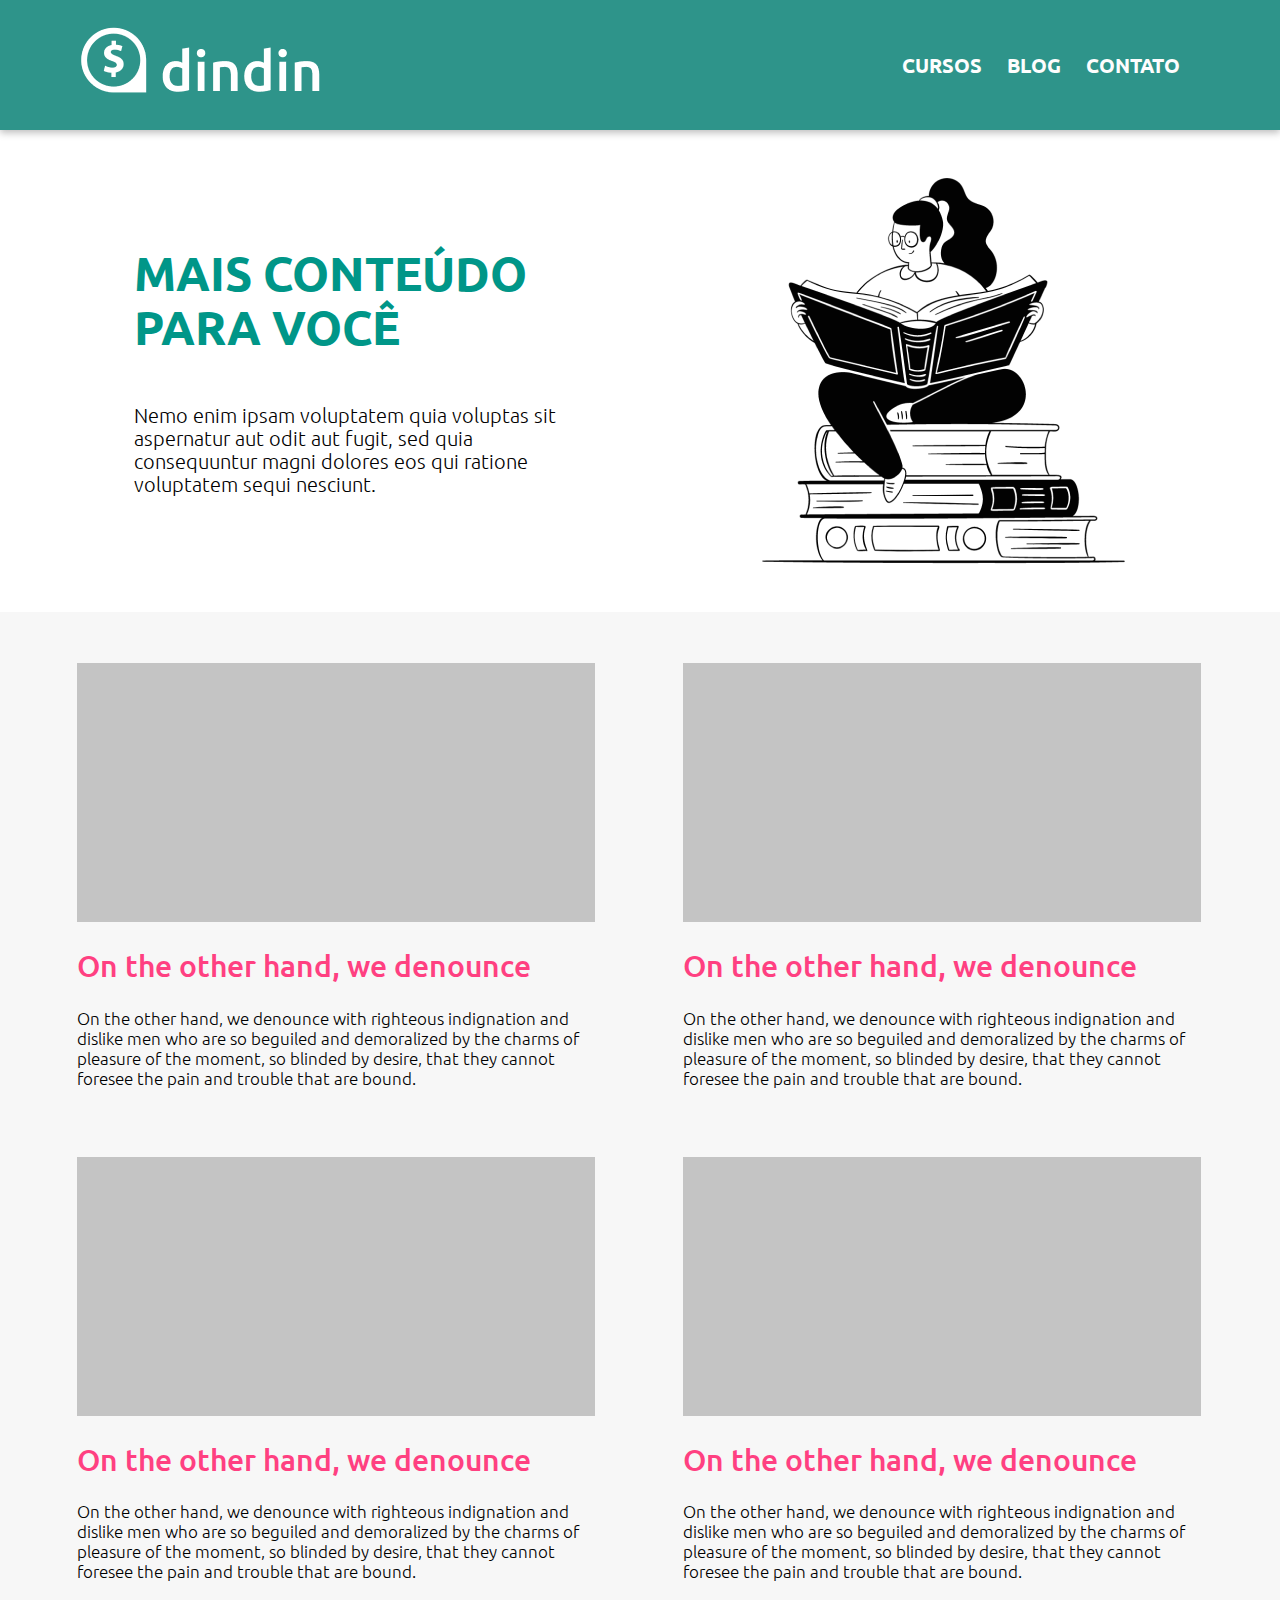
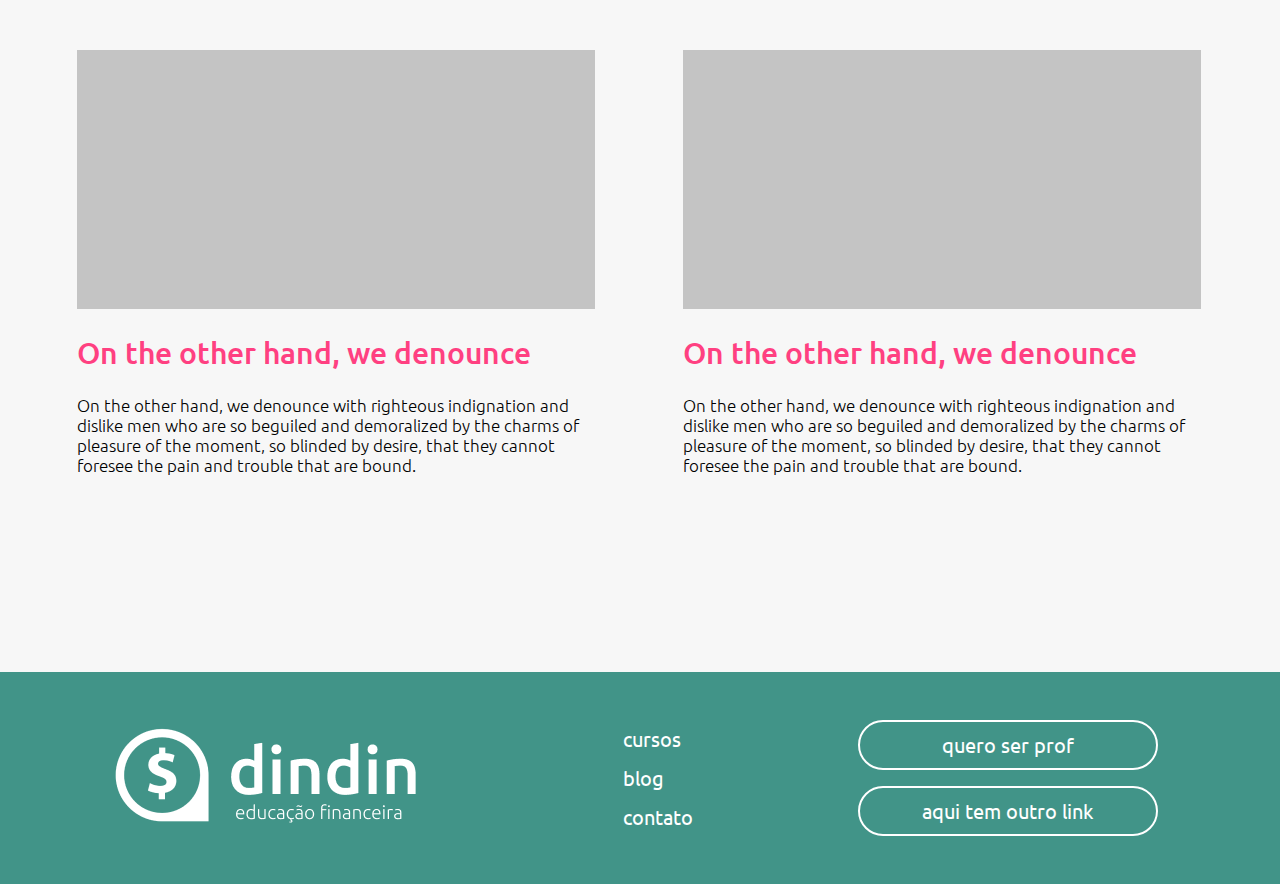
<file: maisconteudo2.html>
<!DOCTYPE html>
<html lang="pt-br">
<head>
    <meta charset="UTF-8">
    <meta http-equiv="X-UA-Compatible" content="IE=edge">
    <meta name="viewport" content="width=device-width, initial-scale=1.0">
    <link rel="stylesheet" href="./style.css">
    <link rel="preconnect" href="https://fonts.googleapis.com">
    <link rel="preconnect" href="https://fonts.gstatic.com" crossorigin>
    <link href="https://fonts.googleapis.com/css2?family=Ubuntu:ital,wght@0,300;0,400;0,500;0,700;1,300;1,400;1,500;1,700&display=swap" rel="stylesheet">
    <title>BLOG</title>
</head>
<header>
    <div class="menu">
        <a href="./index.html"><img src="./dindin-imagens/logo-header.png" class="logo" alt="logoheader"></a>
        <nav>
            <ul class="listamenu">
                <li><a href=./curso.html>CURSOS</a></li>
                <li><a href=./maisconteudo.html>BLOG</a></li>
                <li><a href=./contato.html>CONTATO</a></li>
            </ul>
        </nav>    
    </div>
</header>

<body>
    <div id="cabecalhoblog"> 
        <div class="introducaoblog">
            <h1>MAIS CONTEÚDO PARA VOCÊ</h1>
            <h2>Nemo enim ipsam voluptatem quia voluptas sit aspernatur aut odit aut fugit, sed quia consequuntur magni dolores eos qui ratione voluptatem sequi nesciunt. </h2>
        </div>
        <img id="ilustrablog" src="./dindin-imagens/ilustra-blog.png" alt="ilustra">
    </div>
    <div class="corpoblog">
        <div class="coluna">
            <div class="noticia">
                <a id="linkpost" href="./maisconteudo.html">
                    <div class="retangulo"></div>
                    <h3>On the other hand, we denounce</h3>
                </a>
                <p>On the other hand, we denounce with righteous indignation and dislike men who are so beguiled and demoralized by the charms of pleasure of the moment, so blinded by desire, that they cannot foresee the pain and trouble that are bound.</p>
            </div>
            <div class="noticia">
                <a id="linkpost" href="./maisconteudo.html">
                    <div class="retangulo"></div>
                    <h3>On the other hand, we denounce</h3>
                </a>
                <p>On the other hand, we denounce with righteous indignation and dislike men who are so beguiled and demoralized by the charms of pleasure of the moment, so blinded by desire, that they cannot foresee the pain and trouble that are bound.</p>
            </div>
            <div class="noticia">
                <a id="linkpost" href="./maisconteudo.html">
                    <div class="retangulo"></div>
                    <h3>On the other hand, we denounce</h3>
                </a>
                <p>On the other hand, we denounce with righteous indignation and dislike men who are so beguiled and demoralized by the charms of pleasure of the moment, so blinded by desire, that they cannot foresee the pain and trouble that are bound.</p>
            </div>
        </div>
        <div class="coluna">
            <div class="noticia">
                <a id="linkpost" href="./maisconteudo.html">
                    <div class="retangulo"></div>
                    <h3>On the other hand, we denounce</h3>
                </a>
                <p>On the other hand, we denounce with righteous indignation and dislike men who are so beguiled and demoralized by the charms of pleasure of the moment, so blinded by desire, that they cannot foresee the pain and trouble that are bound.</p>
            </div>
            <div class="noticia">
                <a id="linkpost" href="./maisconteudo.html">
                    <div class="retangulo"></div>
                    <h3>On the other hand, we denounce</h3>
                </a>
                <p>On the other hand, we denounce with righteous indignation and dislike men who are so beguiled and demoralized by the charms of pleasure of the moment, so blinded by desire, that they cannot foresee the pain and trouble that are bound.</p>
            </div>
            <div class="noticia">
                <a id="linkpost" href="./maisconteudo.html">
                    <div class="retangulo"></div>
                    <h3>On the other hand, we denounce</h3>
                </a>
                <p>On the other hand, we denounce with righteous indignation and dislike men who are so beguiled and demoralized by the charms of pleasure of the moment, so blinded by desire, that they cannot foresee the pain and trouble that are bound.</p>
            </div>
        </div>
    </div>

</body>
<footer>
    <a href="./index.html"><img src="./dindin-imagens/logo-footer.png" class="logo" alt="logoheader"></a>
    <nav>
        <ul class="listaul">
            <li class="listafooter"><a href=./curso.html>cursos</a></li>
            <li class="listafooter"><a href=./maisconteudo.html>blog</a></li>
            <li class="listafooter"><a href=./contato.html>contato</a></li>
        </ul>
    </nav>
    <div class="botoesfooter">
        <button class="botaofooter"><a href="https://www.gama.academy">quero ser prof</a></button>
        <button class="botaofooter"><a href="https://www.gama.academy">aqui tem outro link</a></button>
    </div>
</footer>

</html>
</file>
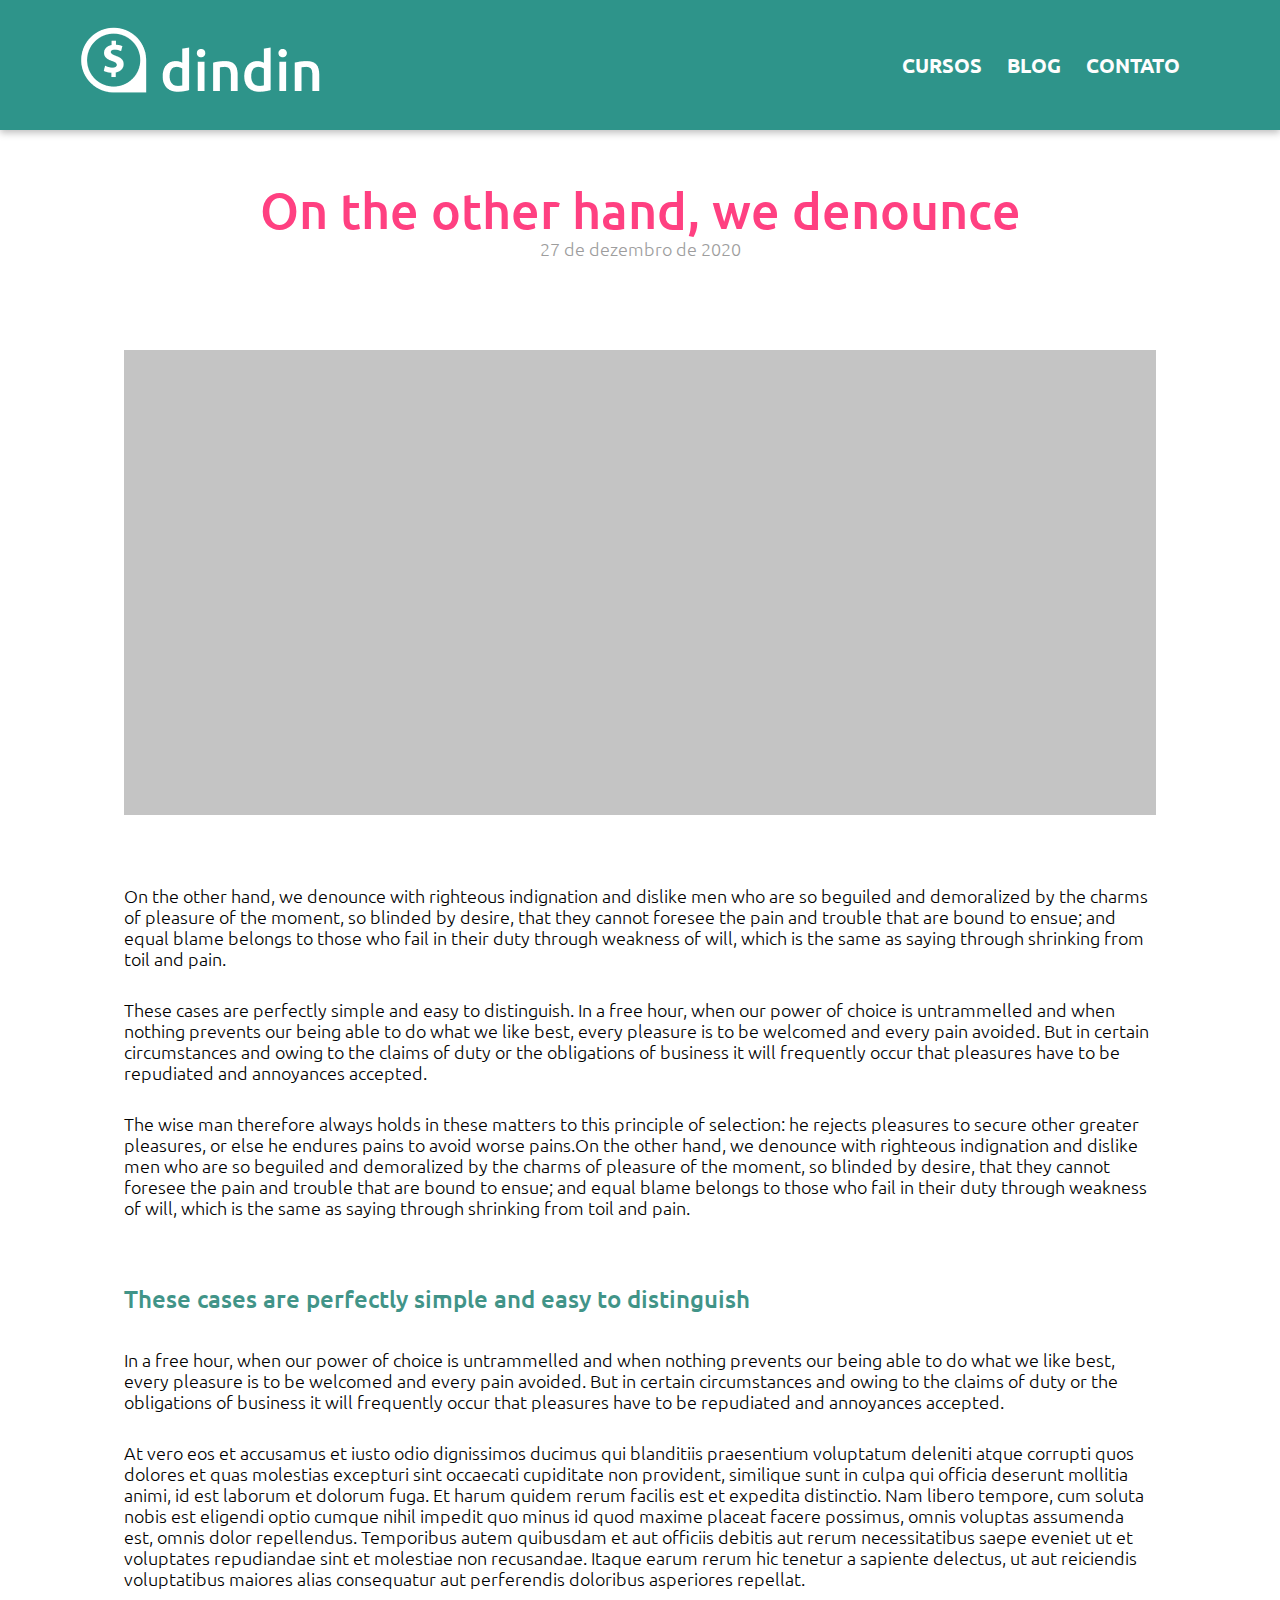
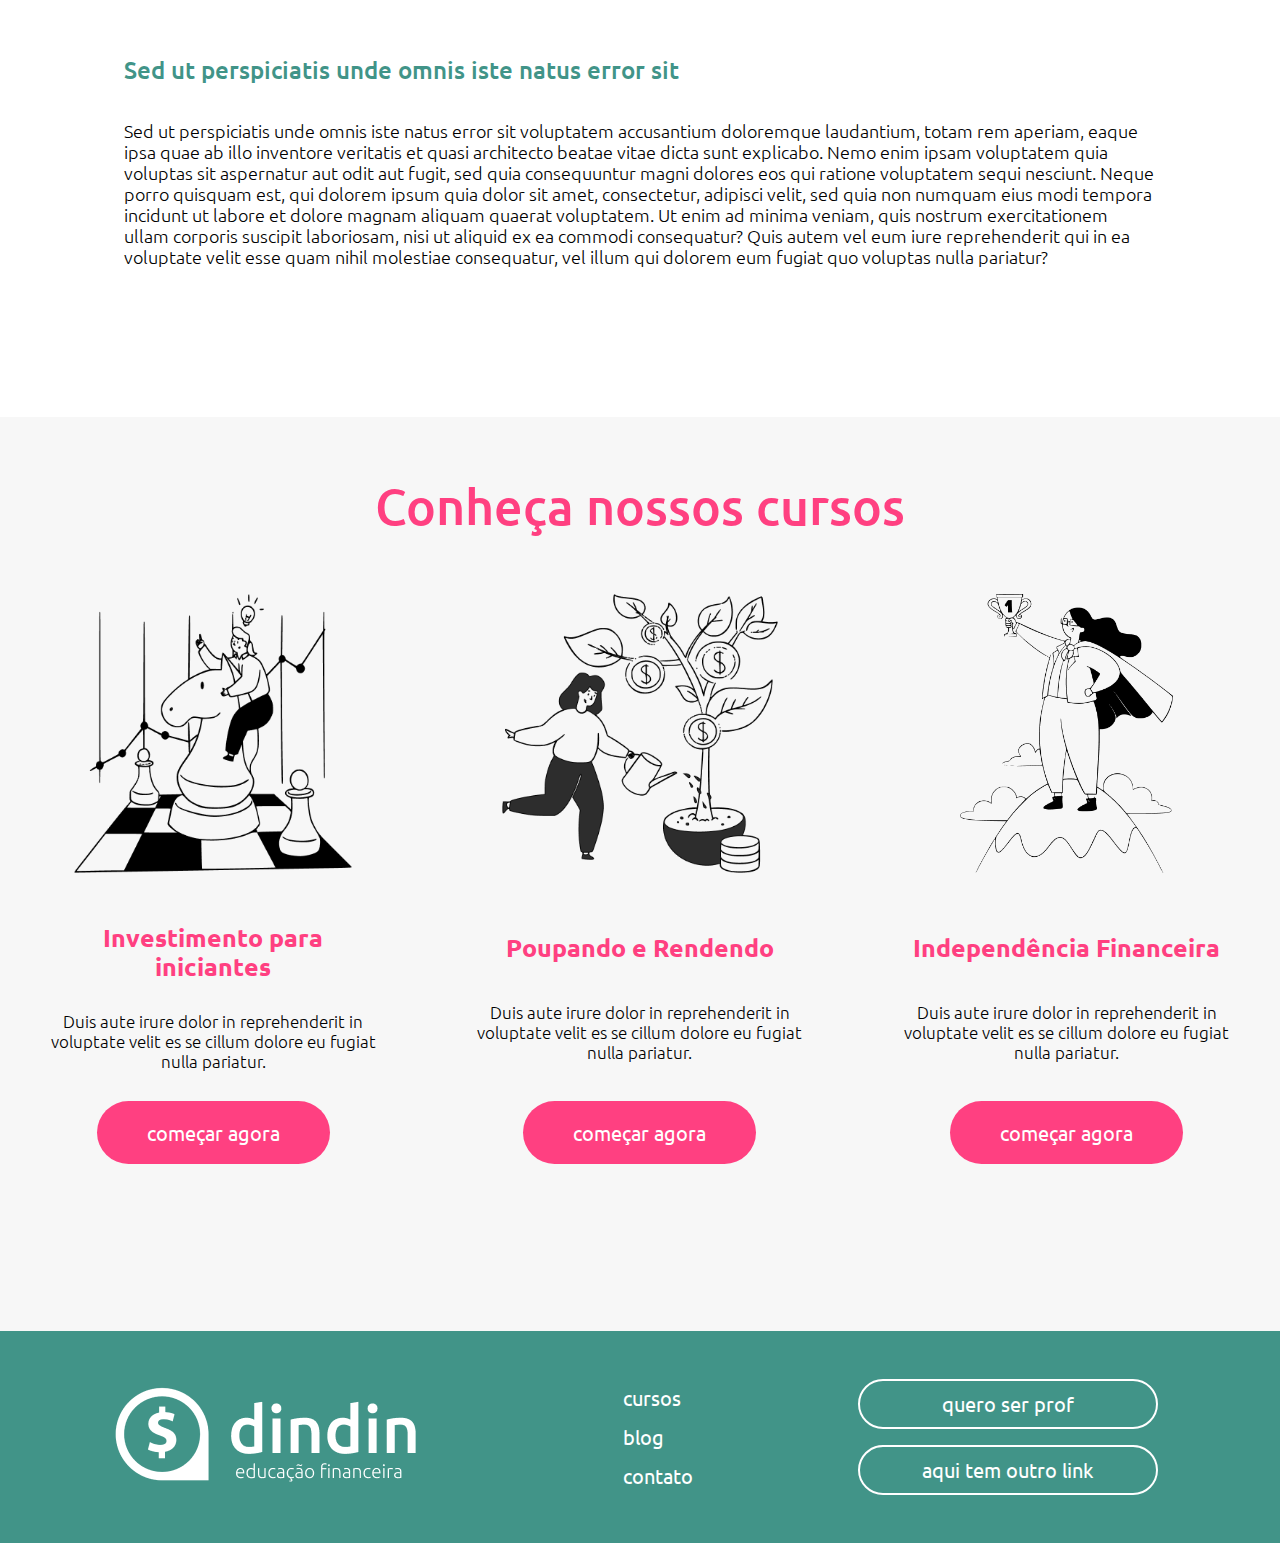
<file: onethe.html>
<!DOCTYPE html>
<html lang="pt-br">
<head>
    <meta charset="UTF-8">
    <meta http-equiv="X-UA-Compatible" content="IE=edge">
    <meta name="viewport" content="width=device-width, initial-scale=1.0">
    <link rel="stylesheet" href="./style.css">
    <link rel="preconnect" href="https://fonts.googleapis.com">
    <link rel="preconnect" href="https://fonts.gstatic.com" crossorigin>
    <link href="https://fonts.googleapis.com/css2?family=Ubuntu:ital,wght@0,300;0,400;0,500;0,700;1,300;1,400;1,500;1,700&display=swap" rel="stylesheet">
    <title>POST DO BLOG</title>
</head>
<header>
    <div class="menu">
        <a href="./index.html"><img src="./dindin-imagens/logo-header.png" class="logo" alt="logoheader"></a>
        <nav>
            <ul class="listamenu">
                <li><a href=./curso.html>CURSOS</a></li>
                <li><a href=./maisconteudo.html>BLOG</a></li>
                <li><a href=./contato.html>CONTATO</a></li>
            </ul>
        </nav>    
    </div>
</header>

<body>
    <div id="postdetalhado">
        <h1>On the other hand, we denounce</h1>
        <h4>27 de dezembro de 2020</h4>
        <div class="retangulopost"></div>
        <p>On the other hand, we denounce with righteous indignation and dislike men who are so beguiled and demoralized by the charms of pleasure of the moment, so blinded by desire, that they cannot foresee the pain and trouble that are bound to ensue; and equal blame belongs to those who fail in their duty through weakness of will, which is the same as saying through shrinking from toil and pain. </p>
        <p>These cases are perfectly simple and easy to distinguish. In a free hour, when our power of choice is untrammelled and when nothing prevents our being able to do what we like best, every pleasure is to be welcomed and every pain avoided. But in certain circumstances and owing to the claims of duty or the obligations of business it will frequently occur that pleasures have to be repudiated and annoyances accepted.</p>
        <p>The wise man therefore always holds in these matters to this principle of selection: he rejects pleasures to secure other greater pleasures, or else he endures pains to avoid worse pains.On the other hand, we denounce with righteous indignation and dislike men who are so beguiled and demoralized by the charms of pleasure of the moment, so blinded by desire, that they cannot foresee the pain and trouble that are bound to ensue; and equal blame belongs to those who fail in their duty through weakness of will, which is the same as saying through shrinking from toil and pain.</p>
        <h2>These cases are perfectly simple and easy to distinguish</h2>
        <p>In a free hour, when our power of choice is untrammelled and when nothing prevents our being able to do what we like best, every pleasure is to be welcomed and every pain avoided. But in certain circumstances and owing to the claims of duty or the obligations of business it will frequently occur that pleasures have to be repudiated and annoyances accepted.</p>
        <p>At vero eos et accusamus et iusto odio dignissimos ducimus qui blanditiis praesentium voluptatum deleniti atque corrupti quos dolores et quas molestias excepturi sint occaecati cupiditate non provident, similique sunt in culpa qui officia deserunt mollitia animi, id est laborum et dolorum fuga. Et harum quidem rerum facilis est et expedita distinctio. Nam libero tempore, cum soluta nobis est eligendi optio cumque nihil impedit quo minus id quod maxime placeat facere possimus, omnis voluptas assumenda est, omnis dolor repellendus. Temporibus autem quibusdam et aut officiis debitis aut rerum necessitatibus saepe eveniet ut et voluptates repudiandae sint et molestiae non recusandae. Itaque earum rerum hic tenetur a sapiente delectus, ut aut reiciendis voluptatibus maiores alias consequatur aut perferendis doloribus asperiores repellat.</p>
        <h2>Sed ut perspiciatis unde omnis iste natus error sit </h2>
        <p>Sed ut perspiciatis unde omnis iste natus error sit voluptatem accusantium doloremque laudantium, totam rem aperiam, eaque ipsa quae ab illo inventore veritatis et quasi architecto beatae vitae dicta sunt explicabo. Nemo enim ipsam voluptatem quia voluptas sit aspernatur aut odit aut fugit, sed quia consequuntur magni dolores eos qui ratione voluptatem sequi nesciunt. Neque porro quisquam est, qui dolorem ipsum quia dolor sit amet, consectetur, adipisci velit, sed quia non numquam eius modi tempora incidunt ut labore et dolore magnam aliquam quaerat voluptatem. Ut enim ad minima veniam, quis nostrum exercitationem ullam corporis suscipit laboriosam, nisi ut aliquid ex ea commodi consequatur? Quis autem vel eum iure reprehenderit qui in ea voluptate velit esse quam nihil molestiae consequatur, vel illum qui dolorem eum fugiat quo voluptas nulla pariatur?</p>
    </div>
    <div id="conhecacursospost">
        <h1>Conheça nossos cursos</h1>
        <div class="cardspost">
            <div class="cardcursospost">
                <img src="./dindin-imagens/ilustra-poupando.png" alt="ilustrapoupando">
                <h3>Investimento para iniciantes</h3>
                <p>Duis aute irure dolor in reprehenderit in voluptate velit es se cillum dolore eu fugiat nulla pariatur.</p>
                <a href="./curso.html"><button>começar agora</button></a>
            </div>
            <div class="cardcursospost">
                <img src="./dindin-imagens/ilustra-investimento.png" alt="ilustrainvertimento">
                <h3>Poupando e Rendendo</h3>
                <p>Duis aute irure dolor in reprehenderit in voluptate velit es se cillum dolore eu fugiat nulla pariatur.</p>
                <a href="./curso.html"><button>começar agora</button></a>
            </div>
            <div class="cardcursospost">
                <img src="./dindin-imagens/ilustra-independencia.png" alt="independencia">
                <h3>Independência Financeira</h3>
                <p>Duis aute irure dolor in reprehenderit in voluptate velit es se cillum dolore eu fugiat nulla pariatur.</p>
                <a href="./curso.html"><button>começar agora</button></a>
            </div>
        </div>
    </div>
</body>
<footer>
    <a href="./index.html"><img src="./dindin-imagens/logo-footer.png" class="logo" alt="logoheader"></a>
    <nav>
        <ul class="listaul">
            <li class="listafooter"><a href=./curso.html>cursos</a></li>
            <li class="listafooter"><a href=./maisconteudo.html>blog</a></li>
            <li class="listafooter"><a href=./contato.html>contato</a></li>
        </ul>
    </nav>
    <div class="botoesfooter">
        <button class="botaofooter"><a href="https://www.gama.academy">quero ser prof</a></button>
        <button class="botaofooter"><a href="https://www.gama.academy">aqui tem outro link</a></button>
    </div>
</footer>

</html>
</file>
<file: css/completo.css>
* {
    margin: 0px;
    padding: 0px;
    box-sizing: border-box;
    font-family: 'Ubuntu', sans-serif;
}

.banner_button a {
    text-decoration: none;
}

.menu {
    background: #2E948A;
    box-shadow: 0px 3px 7px rgba(0, 0, 0, 0.25);
    display: flex;
    justify-content: space-between;
    flex-wrap: wrap;
    align-items: center;
    padding: 25px;
    padding-left: 80px;
    padding-right: 100px;
}

@media (max-width: 600px) {
    header {
        display: flex;
        flex-wrap: wrap;
        flex-direction: column;
        align-items: center;
        justify-content: space-between;
        margin: 0;
        width: 100%;
    }

    .menu {
        width: 100%;
    }
}

.logo:hover {
    opacity: 0.6;
}

.listamenu {
    display: flex;
    list-style: none;
}

.listamenu a {
    color: #FDFDFD;
    font-style: normal;
    font-weight: 700;
    font-size: 20px;
    line-height: 23px;
    padding-left: 25px;
    text-decoration: none;
}

.listamenu a:hover {
    color: #d1cdcd;
}

/* #bannerprincipal{
    display: flex;
    justify-content: center;
    align-items: center;
    padding: 0px 100px;
}

#ilustra-banner{
    padding-top: 145px;
    padding-bottom: 66px;
}

.textobanner h1{
    color: #f5418e;
    width: 512px;
    font-weight: 700;
    font-size: 60px;
}

.textobanner h2{
    color: #5c5c5c;
    font-weight: 500;
    opacity: 0.9;
    padding-top: 19px;
    padding-bottom: 32px;
} */

#titulo {
    /* position: absolute; */
    /*   width: 488px;
    height: 216px;
    left: 100px;
    top: 100px; */
    font-family: 'Ubuntu';
    font-style: normal;
    font-weight: 700;
    font-size: 60px;
    line-height: 67px;
    margin: 0px;

    color: #FF4081;
}

@media (max-width:600px) {
    #titulo {
        font-size: 30px;
        line-height: 30px;
    }

    #banner_descricao {
        font-family: 'Ubuntu';
        font-style: normal;
        font-weight: 400;
        font-size: 12px;
        margin-top: 40px;

    }
    
    .banner {
        margin-top: 7%;
        margin-left: 12%;
        margin-right: 12%;
        margin-bottom: 4%;
        display: flex;
        flex-direction: column;
        justify-content: center;
        align-content: space-around;
        gap: 10%;
    }
    
    #banner1 {
        width: 100%;
    }
    
    #banner2 {
        width: 100%;
    }

}

.banner {
    margin-top: 7%;
    margin-left: 12%;
    margin-right: 12%;
    margin-bottom: 4%;
    display: flex;
    justify-content: center;
    align-content: space-around;
    gap: 5%;
}

#banner1 {
    width: 50%;
}

#banner2 {
    width: 50%;
}

#home_img {
    width: 100%;
}

/* Vem comigo que te mostro por onde começar */

#banner_descricao {
    font-family: 'Ubuntu';
    font-style: normal;
    font-weight: 400;
    font-size: 27px;
    color: #555555;
}

/* quero saber mais */

.banner_button {
    padding: 5px;
    width: 300px;
    height: 50px;
    text-align: center;
    vertical-align: middle;
    font-style: normal;
    font-weight: 400;
    font-size: 27px;
    color: #FF4081;


    /* Rectangle 12 */

    box-sizing: border-box;
    border: 2px solid #FF4081;
    border-radius: 62px;
}

/* ilustra-banner */

/* .botaobranco{
    background-color: #ffffff;
    font-size: 27px;
    font-weight: 400;
    color: #f5418e;
    border: #f5418e solid;
    border-radius: 50px;
    padding: 10px 20px;
} */

.botaobranco:hover {
    transform: scale(1.1);
    transition: all 0.2s;
}

.botaobranco a {
    text-decoration: none;
    color: #f5418e;
}

.botaorosa {
    width: 233px;
    height: 51px;
    background-color: #f5418e;
    font-size: 20px;
    font-weight: 400;
    align-content: center;
    color: #ffffff;
    border: none;
    border-radius: 62px;
    padding: 10px 20px;
}

.botaorosa:hover {
    transform: scale(1.1);
    transition: all 0.2s;
}

.cardspost {
    display: flex;
    flex-wrap: wrap;
    justify-content: space-around;
    padding-top: 45px;
}

#conhecacursospost {
    background: #F7F7F7;
    text-align: center;
    padding-top: 60px;
    padding-left: 129x;
}

.cardcursospost {
    width: 370px;
    flex-wrap: wrap;
    padding-bottom: 120px;
    display: flex;
    flex-direction: row;
    justify-content: space-around;
    align-content: last baseline;
}

.cardcursospost img {
    display: flex;
    height: 279.0556640625px;
    justify-content: space-evenly;
    padding-bottom: 43px;
}


.cardcursospost h3 {
    display: flex;
    font-weight: 700;
    font-size: 29px;
    font-style: bold;
    line-height: 29px;
    padding-bottom: 20px;
    color: #FF4081;
    justify-content: space-evenly;
    text-align: center;
}

.cardcursospost p {
    font-style: normal;
    font-weight: 300;
    font-size: 20px;
    line-height: 20px;
    text-align: center;
    padding-bottom: 30px;
    color: #000000;
}

#depoimentos {
    background-color: #ffffff;
    padding-left: 128px;
}

#depoimentos2 {
    display: flex;
    justify-content: space-evenly;
    flex-wrap: wrap;
    padding-bottom: 119px;
}

.depoimentos {
    display: flex;
    justify-content: space-evenly;
    align-items: center;
    padding-bottom: 86px;
    /* flex-wrap: wrap; */
    width: 600px;
}

@media (max-width:600px){
    .depoimentos{
        width:100%
    }
}


#depoimentos h1 {
    color: #2e948a;
    font-weight: 700;
    font-size: 37px;
    text-align: left;
    padding: 119px 10px 78px 0px;
}

.depoimentos h2 {
    font-style: light;
    font-size: 18px;
    font-weight: 300;
    line-height: 25px;
    padding: 5px;
}

.depoimentos h3 {
    font-weight: 400;
    font-size: 18px;
    line-height: 25px;
    color: #000000;
    padding: 5px;
}

.depos {
    width: 104px;
    height: 104px;
    padding-right: 100px;
}

#maisconteudo {
    box-sizing: border-box;
    width: auto;
    background-color: #f6f6f6;
}

#maisconteudo h1 {
    text-align: left;
    padding-top: 70px;
    padding-bottom: 55px;
    padding-left: 40px;
    color: #2e948a;
    font-weight: 700;
    font-size: 37px;
}

.retangulo {
    background: #c4c4c4;
    width: 319px;
    height: 193px;
}

.griditens {
    display: flex;
    justify-content: space-evenly;
    flex-wrap: wrap;
}

.itemblog {
    display: flex;
    flex-direction: column;
    flex-wrap: wrap;
    width: 350px;
    padding-top: 23px;
    padding-bottom: 50px;
}

.itemblog h2 {
    color: #2e948a;
    padding-left: 0px;
    font-weight: 700;
    font-size: 27px;
}

#botaoposts {
    display: flex;
    justify-content: center;
    padding-bottom: 63px;
}

footer {
    background: #419488;
    display: flex;
    justify-content: space-around;
    align-items: center;
    padding: 40px;
}

@media (max-width:600px){
    footer {
        background: #419488;
        display: flex;
        flex-direction: column;
        flex-wrap: wrap;
        justify-content: space-around;
        align-items: center;
        width: 100%;
 /*        padding: 40px; */
    }
}

.listafooter {
    list-style: none;
    padding: 8px;
}


.listafooter a {
    text-decoration: none;
    font-weight: 400;
    font-size: 20px;
    line-height: 23px;
    color: #FFFFFF;
}

.listafooter a:hover {
    color: #d1cdcd;
}

.botoesfooter {
    display: flex;
    flex-direction: column;
}

.botaofooter {
    box-sizing: border-box;
    border: 2px solid #FFFFFF;
    border-radius: 62px;
    font-style: normal;
    font-weight: 400;
    font-size: 20px;
    line-height: 23px;
    text-align: center;
    width: 300px;
    height: 50px;
    margin: 8px;
    color: #FFFFFF;
    background-color: #419488;
    cursor: pointer;
}

.botaofooter a {
    text-decoration: none;
    color: #FFFFFF;
}

.botaofooter:hover {
    background-color: #30655d;
}

.bannercontato {
    display: flex;
    flex-wrap: flex;
    padding: 200px;
    justify-content: space-around;
    align-items: center;
}

.bannercont {
    display: flex;
    flex-wrap: wrap;
    justify-content: center;
}

#mais_conteudo {
    background: #F7F7F7;
    width: 100%;
    height: auto;
    padding-left: 128px;
    padding-top: 5%;
    padding-bottom: 2%;
}

#grid_mais_conteudo {
    padding: 5%;
    display: grid;
    grid-template-columns: 1fr 1fr 1fr;
    gap: 20px;
}

.quadrado {
    width: 100%;
    height: 193px;
    background-color: gray;
    align-items: center;
}

@media (max-width: 600px) {
    #grid_mais_conteudo {
        grid-template-columns: 1fr;
    }
    #mais_conteudo {
        background: #F7F7F7;
        width: 100%;
        height: auto;
        padding-left: 5%;
        padding-top: 5%;
        padding-bottom: 2%;
    }
}

.titulo_mais_conteudo {
    font-size: 37px;
    text-align: center;
    font-weight: 600;
    color: #009688;
    text-align: left;
    align-items: first baseline;
}

.titulo_mais_conteudo_sub {
    font-size: 27px;
    text-align: center;
    font-weight: 600;
    color: #009688;
    text-align: left;
    align-items: first baseline;

}

.texto_mais_conteudo {
    font-family: 'Nunito';
    font-size: 18px;
    text-align: justify;
    font-weight: 400;
    line-height: 20px;
    color: black;
    align-items: first baseline;
}

.botoes_cursos {
    margin: 0 auto;
    width: 20px;
    height: 5px;
    text-align: center;
    vertical-align: baseline;
    font-style: normal;
    font-weight: 400;
    font-size: 20px;
    color: white;
    align-items: first baseline;


    /* Rectangle 12 */

    box-sizing: border-box;
    border: 2px solid #FF4081;
    border-radius: 62px;
    background-color: #FF4081;
}

.botao_ver_todos_posts {

    padding: 5px;
    width: 300px;
    height: 50px;
    text-align: center;
    font-style: normal;
    font-weight: 400;
    font-size: 27px;
    align-items: center;
    color: #FF4081;
    box-sizing: border-box;
    border: 2px solid #FF4081;
    border-radius: 62px;
}

.ver_todos {
    display: flex;
    justify-content: center;
}

@media only screen and (max-width:834px) {
    .logo {
        width: 150px;
    }

    .listamenu a {
        font-weight: 500;
        font-size: 18px;

    }


    .botaofooter {
        font-size: 18px;
        width: 200px;

    }
}

@media only screen and (max-width:568px) {
    .logo {
        width: 90px;
    }

    .menu {
        padding: 10px;
        padding-left: 10px;
        padding-right: 10px;
    }

    .listamenu a {
        font-weight: 500;
        font-size: 13px;
        padding-left: 10px;
        line-height: 0px;
    }



    footer {
        padding: 5px;
        padding-top: 15px;
        padding-bottom: 15px;
    }

    .listafooter {
        padding: 0px;

    }

    .listaul {
        padding-left: 0px;
    }

    .listafooter a {
        font-size: 11px;
        line-height: 23px;
    }

    .botaofooter {
        font-size: 12px;
        line-height: 0px;
        width: 120px;
        height: 25px;
        margin: 4px;
    }

}
</file>
<file: style.css>
* {
    margin: 0px;
    font-family: 'Ubuntu';
}


.menu {
    background: #2E948A;
    box-shadow: 0px 3px 7px rgba(0, 0, 0, 0.25);
    display: flex;
    justify-content: space-between;
    align-items: center;
    padding: 25px;
    padding-left: 80px;
    padding-right: 100px;
}

.logo:hover {
    opacity: 0.6;
}

.listamenu {
    display: flex;
    list-style: none;
}

.listamenu a {
    color: #FDFDFD;
    font-style: normal;
    font-weight: 700;
    font-size: 20px;
    line-height: 23px;
    padding-left: 25px;
    text-decoration: none;
}
.listamenu a:hover{
    color:  #d1cdcd;
}

#cabecalhoblog {
    display: flex;
    justify-content: space-evenly;
    align-items: center;
    padding: 3%;
}

.introducaoblog h1 {
    width: 512px;
    font-weight: 700;
    font-size: 47px;
    line-height: 54px;
    color: #009688;
    padding-bottom: 5%;

}

.introducaoblog h2 {
    width: 461px;
    font-weight: 300;
    font-size: 20px;
    line-height: 23px;
    padding-top: 5%;
    color: #000000;
}


.corpoblog {
    background: #F7F7F7;
    display: flex;
    padding-top: 4%;
    padding-bottom: 10%;
    flex-wrap: wrap;
    justify-content: space-evenly;
    
}

.coluna {
    display: flex;
    flex-direction: column;
    align-content: space-between;
    align-items: center;
    flex-wrap: wrap;
    width: 530px;
    padding-left: 10px;
}

.corpoblog h3 {
    font-weight: 500;
    font-size: 30px;
    line-height: 34px;
    color: #FF4081;
    padding-top: 5%;
    padding-bottom: 5%;
}

.corpoblog p {
    font-weight: 300;
    font-size: 17px;
    line-height: 20px;
    color: #000000;
}

.retangulo {
    width: 518px;
    height: 259px;
    left: 171px;
    top: 768px;
    background: #C4C4C4;
}

.noticia {
    width: 518px;
    padding-bottom: 13%;
    display: flex;
    flex-direction: column;
    flex-wrap: wrap;
}

#linkpost {
    text-decoration: none;
}

#linkpost h3:hover {
    color: #b0345d;
}

/* curso iniciante */

#cabecalhocursoiniciante {
    display: flex;
    justify-content: space-evenly;
    align-items: center;
    padding: 3%;
}

.introducaocursoiniciante h1 {
    width: 470px;
    font-weight: 700;
    font-size: 55px;
    line-height: 63px;
    color: #FF4081;
    padding-bottom: 5%;

}

.introducaocursoiniciante h2 {
    width: 461px;
    font-weight: 300;
    font-size: 20px;
    line-height: 23px;
    padding-top: 5%;
    color: #000000;
}

#ilustrainiciantecurso{
    width: 380px;
    height: 381px;
    padding-bottom: 50px;
}

.corpocursoiniciante {
    background: #F7F7F7;
    display: flex;
    flex-direction: column;
    flex-wrap: wrap;
    justify-content: space-evenly;
    
}

.aulainiciante {
    display: flex;
    justify-content: center;
    align-items: center;
    padding-bottom: 130px;
    padding-top: 130px;
}

.aulainiciante h3{
    width: 501px;
    font-weight: 700;
    font-size: 35px;
    line-height: 40px;
    color: #FF4081;
    padding-left: 13%;
    
}

.aulainiciante p {
    width: 501px;
    font-weight: 300;
    font-size: 20px;
    line-height: 23px;
    color: #000000;
    padding-left: 13%;
    padding-top: 30px;
}

.imagemvideo {
    width: 462px;
    height: 261px;
}

.imagemvideo:hover{
    opacity: 0.3;
}

.linha {
    display: flex;
    justify-content: center;
    align-items: center;
}

hr {
    width:90%;
    height: 5px;
    left: 98px;
    top: 1424px;
    background: #C4C4C4;
}

/* fim curso iniciante */

#postdetalhado {
    display: flex;
    flex-direction: column;
    padding-bottom: 150px;
}

#postdetalhado h1 {
    font-weight: 500;
    font-size: 50px;
    line-height: 57px;
    align-self: center;
    color: #FF4081;
    padding-top: 4%;
}

#postdetalhado h4 {
    font-weight: 300;
    font-size: 18px;
    line-height: 21px;
    align-self: center;
    color: #9D9D9D;
    padding-bottom: 4%;
}

.retangulopost{
    width: 1032px;
    height: 465px;
    left: 204px;
    top: 381px;
    background: #C4C4C4;
    align-self: center;
    margin: 40px;
}

#postdetalhado p {
    font-weight: 300;
    font-size: 18px;
    line-height: 21px;
    color: #000000;
    width: 1032px;
    align-self: center;
   padding-top: 30px;
   
}

#postdetalhado h2 {
    font-weight: 500;
    font-size: 24px;
    line-height: 21px;
    color:  #419488;
    width: 1032px;
    align-self: center;
    padding-top: 70px;
    padding-bottom: 10px;
   
}

#conhecacursospost{
    background: #F7F7F7;
    text-align: center;
}

#conhecacursospost h1{
    font-weight: 500;
    font-size: 50px;
    line-height: 57px;
    color: #FF4081;
    align-self: center;
    padding-top: 60px;
    padding-bottom: 60px;
}

.cardspost{
    display: flex;
    flex-wrap: wrap;
    justify-content: space-around;
    
}

.cardcursospost{
    width: 338px;
    flex-wrap: wrap;
    padding-bottom: 13%;
    display: flex;
    flex-direction: column;
    flex-wrap: wrap;
    justify-content: space-between;
}

.cardcursospost img {
    height: 279.0556640625px;
    align-self: center;
    padding-bottom: 50px;
}

.cardcursospost h3 {
    font-weight: 700;
    font-size: 25px;
    line-height: 29px;
    text-align: center;
    color: #FF4081;
}


.cardcursospost p {
    font-style: normal;
    font-weight: 300;
    font-size: 17px;
    line-height: 20px;
    text-align: center;
    color: #000000;
    padding-top: 30px;
    padding-bottom: 30px;
}

.cardcursospost button {
    width: 233px;
    height: 62.81px;
    left: 623px;
    top: 2817.64px;
    background: #FF4081;
    border-radius: 62px;
    border: none;
    color: white;
    align-self: center;
    cursor: pointer;
    font-size: 20px;
}
.cardcursospost button:hover {
    background: #763047;
}

.formcontato h1 {
    font-weight: 700;
    font-size: 40px;
    line-height: 46px;
    color: #FF4081;  
    padding-top: 80px;
    padding-bottom: 30px;
}

.formcontato {
    display: flex;
    justify-content: space-evenly;
    flex-wrap: wrap;
}

.colunacontato {
    flex-wrap: wrap;
    width: 500px;
    padding-left: 10px;
    padding-right: 10px;
}

#formcampos {
   display: flex;
   flex-direction: column;  
}

#camponome, #campoemail, #campomensagem{
    width: 493px;
    height: 32px;
    background: #FFFFFF;
    border: 1px solid #686868;
    border-radius: 7px;
    font-family: 'Nunito';
    font-weight: 400;
    font-size: 16px;
    line-height: 22px;
    text-transform: lowercase;
    color: #58555D;
    padding-left: 13px;
    margin-bottom: 13px;
}

#campomensagem {
    width: 493px;
    height: 193px;
    resize: none;
}

#botaocontato {
    height: 32px;
    width: 108px;    
    background: #FF4081;
    border-radius: 50px;
    border: none;
    color: white;
    cursor: pointer;  
}

#botaocontato a{
    text-decoration: none;
    color:#FFFFFF;
}

#botaocontato:hover {
    background: #763047;
}

#contatoimagem {
    width: 444px;
    height: 444px;
    padding-top: 70px;
    padding-bottom: 70px;
}

footer {
    background: #419488;
    display: flex;
    justify-content: space-around;
    align-items: center;
    padding: 40px;
}

.listafooter {
    list-style: none;
    padding: 8px;
}


.listafooter a {
    text-decoration: none;
    font-weight: 400;
    font-size: 20px;
    line-height: 23px;
    color: #FFFFFF;
}

.listafooter a:hover{
    color:  #d1cdcd;
}

.botoesfooter{
    display: flex;
    flex-direction: column;
}

.botaofooter{
    box-sizing: border-box;
    border: 2px solid #FFFFFF;
    border-radius: 62px;
    font-style: normal;
    font-weight: 400;
    font-size: 20px;
    line-height: 23px;
    text-align: center;
    width: 300px;
    height: 50px;
    margin: 8px;
    color: #FFFFFF;
    background-color: #419488;
    cursor: pointer;
}

.botaofooter a{
    text-decoration: none;
    color: #FFFFFF;
}

.botaofooter:hover{
    background-color: #30655d;
}

@media only screen and (max-width:1090px) {
    .logo {
        width: 150px;
    }

    .listamenu a {
        font-weight: 500;
        font-size: 18px;
     
    }

    #ilustrablog{
        width: 35%;
    }
    .introducaoblog h1 {
        width: 400px;
        font-size: 40px;
        padding-bottom: 2%;
        line-height: 45px;    
    }
    
    .introducaoblog h2 {
        width: 341px;
        font-size: 15px;
        padding-top: 2%;
    }

    #cabecalhocursoiniciante {
        display: flex;
        justify-content: space-evenly;
        align-items: center;
        padding: 3%;
    }
    /* curso iniciante */

    .introducaocursoiniciante {
        padding-bottom: 30px;
        padding-top: 30px;
    }
    .introducaocursoiniciante h1 {
        width: 300px;
        line-height: 45px;
        font-size: 40px;
        padding-bottom: 2%;
    }
    .introducaocursoiniciante h2 {
        width: 341px;
        font-size: 15px;
        padding-top: 2%;
    }
    #ilustrainiciantecurso{
        width: 35%;
        height: 35%;
        padding: 0px;
    }
    .aulainiciante {
        flex-wrap: wrap;
        padding-bottom: 80px;
        padding-top: 80px;
    }
    .aulainiciante h3{
        width: 150px;
        font-size: 28px;
        line-height: 30px; 
        padding-left: 10%;
    }
    
    .aulainiciante p {
        width: 330px;
        font-size: 16px;
        padding-top: 15px;
        line-height: 20px;
        padding-left: 10%;
    }
    
    .imagemvideo {
        width: 300px;
        height: 184px;
    }
    

    /* fim curso iniciante */

    #postdetalhado h1 {
        font-size: 40px;
    }
    
    .retangulopost{
        width: 700px;
        height: 400px;
        margin: 10px;
    }
    
    #postdetalhado p {
        width: 700px;
    }
    
    #postdetalhado h2 {
        width: 700px;
    }
    
    #contatoimagem {
        padding-left: 30px;
    }
    
    .formcontato h1 {
        padding-left: 50px;
    }
    .colunacontato form {
        padding-left: 50px;
    }

    #camponome, #campoemail, #campomensagem{
        width: 380px;
    }

    .botaofooter{
        font-size: 18px;
        width: 200px;
    
    }
}

@media only screen and (max-width:700px) {
    .logo {
        width: 90px;
    }

    .menu {
        padding: 10px;
        padding-left: 10px;
        padding-right: 10px;
    }

    .listamenu a {
        font-weight: 500;
        font-size: 13px;
        padding-left: 10px;
        line-height: 0px;
    }


    #ilustrablog{
        width: 40%;
        padding-right: 15px;
    }

    .introducaoblog h1 {
        width: 180px;
        font-size: 20px;
        line-height: 25px;
        padding-top: 20px;
        padding-left: 30px;
    }
    
    .introducaoblog h2 {
        width: 171px;
        font-size: 12px;
        line-height: 16px;
        padding-left: 30px;
        padding-bottom: 10%;
    }

    .corpoblog {
        padding-top: 14%;
    }

    .coluna {
        width: 300px;
        padding: 0px;
    }
    
    .corpoblog h3 {
        font-size: 20px;
        line-height: 34px;
        padding-top: 2%;
        padding-bottom: 2%;
    }
    
    .corpoblog p {
        font-size: 14px;
    }
    
    .retangulo {
        width: 300px;
        height: 150px;
    }
    
    .noticia {
        width: 300px;
        padding-bottom: 15%;
    }

    /* curso iniciante */
    .introducaocursoiniciante h1 {
        width: 150px;
        font-size: 20px;
        line-height: 25px;
        padding-top: 20px;
        padding-left: 0px;
    }
    .introducaocursoiniciante h2 {
        width: 171px;
        font-size: 12px;
        line-height: 14px;
        padding-left: 0px;
        padding-bottom: 10%;
    }
    #ilustrainiciantecurso{
        width: 40%;
        height: 40%;
        padding-left: 5px;
    }
    
    .aulainiciante {
        flex-wrap: wrap;
        padding-bottom: 70px;
        padding-top: 70px;
    }
    
    .aulainiciante h3{
        width: 150px;
        font-size: 20px;
        padding-top: 15px;
    }
    
    .aulainiciante p {
        width: 70%;
        font-size: 14px;
        line-height: 20px;
        padding-top: 10px;

    }
    
    .imagemvideo {
        width: 262px;
        height: 161px;
    }
    

    /* fim curso iniciante */


    #postdetalhado h1 {
        font-size: 20px;
    }
    
    #postdetalhado h4 {
        font-size: 12px;
        line-height: 10px;
        padding-bottom: 1%;
    }
    
    .retangulopost{
        width: 310px;
        height: 230px;
        margin: 20px;
    }

    #postdetalhado {
        padding-bottom: 60px;
    }
    
    #postdetalhado p {
        font-size: 14px;
        width: 310px;
        padding-top: 20px;
    }
    
    #postdetalhado h2 {
        font-size: 18px;
        width: 310px;
        padding-top: 50px;
        
    }
    
    #conhecacursospost h1{
        font-size: 25px;
        padding-top: 40px;
        padding-bottom: 40px;
    }
    
    
    .cardcursospost{
        width: 300px;
    }
    
    .cardcursospost img {
        padding-bottom: 20px;
    }

    .cardcursospost h3 {
        font-size: 20px;
    }
    
    
    .cardcursospost p {
        font-size: 14px;
        padding-top: 15px;
        padding-bottom: 15px;
    }
    
    .cardcursospost button {
        width: 200px;
        height: 35px;
        font-size: 13px;
    }

    .colunacontato {
        width: 330px;
        display: flex;
        justify-content: center;
    }
    .formcontato h1 {
        font-weight: 500;
        font-size: 30px;
        padding-top: 50px;
        width: 280px;
        margin: 0px;
        padding-left: 0px;
    }
    
    #camponome, #campoemail, #campomensagem{
        width: 280px;
    }
    
    .colunacontato form {
        padding-left: 0px;
    }

    #formcontato{
        font-size: 30px;
        font-weight: bold;
        text-align: center;
        
    }
    #contatoimagem {
        width: 222px;
        height: 222px;
        padding-top: 40px;
        padding-bottom: 70px;
        padding-left: 0px;
    }
    
    footer {
        padding: 5px;
        padding-top: 15px;
        padding-bottom: 15px;
    }

    .listafooter {
        padding: 0px;
        
    }

    .listaul {
        padding-left: 0px;
    }

    .listafooter a {
        font-size: 11px;
        line-height: 23px;
    }

    .botaofooter{
        font-size: 12px;
        line-height: 0px;
        width: 120px;
        height: 25px;
        margin: 4px;        
    }
    
    .botaofooter a{
        text-decoration: none;
        color: #ffffff;
    }

    

}
</file>
